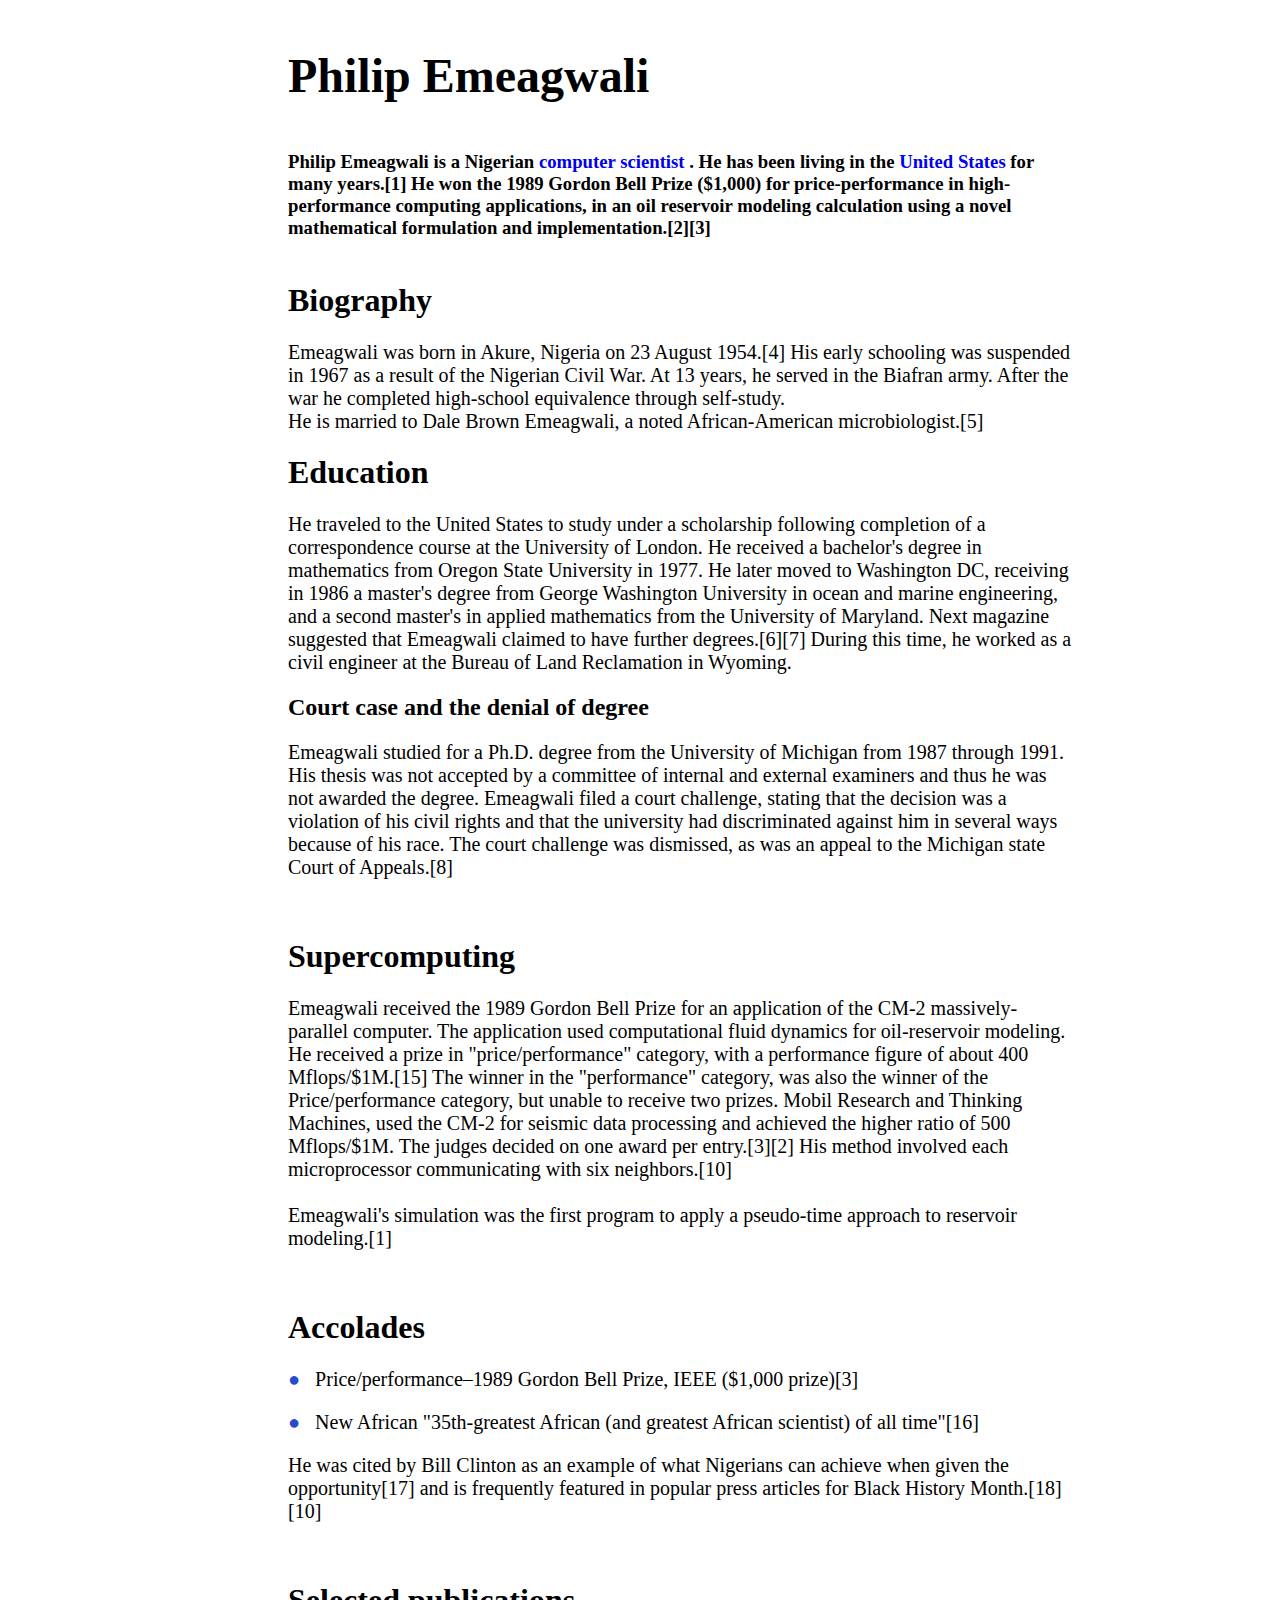
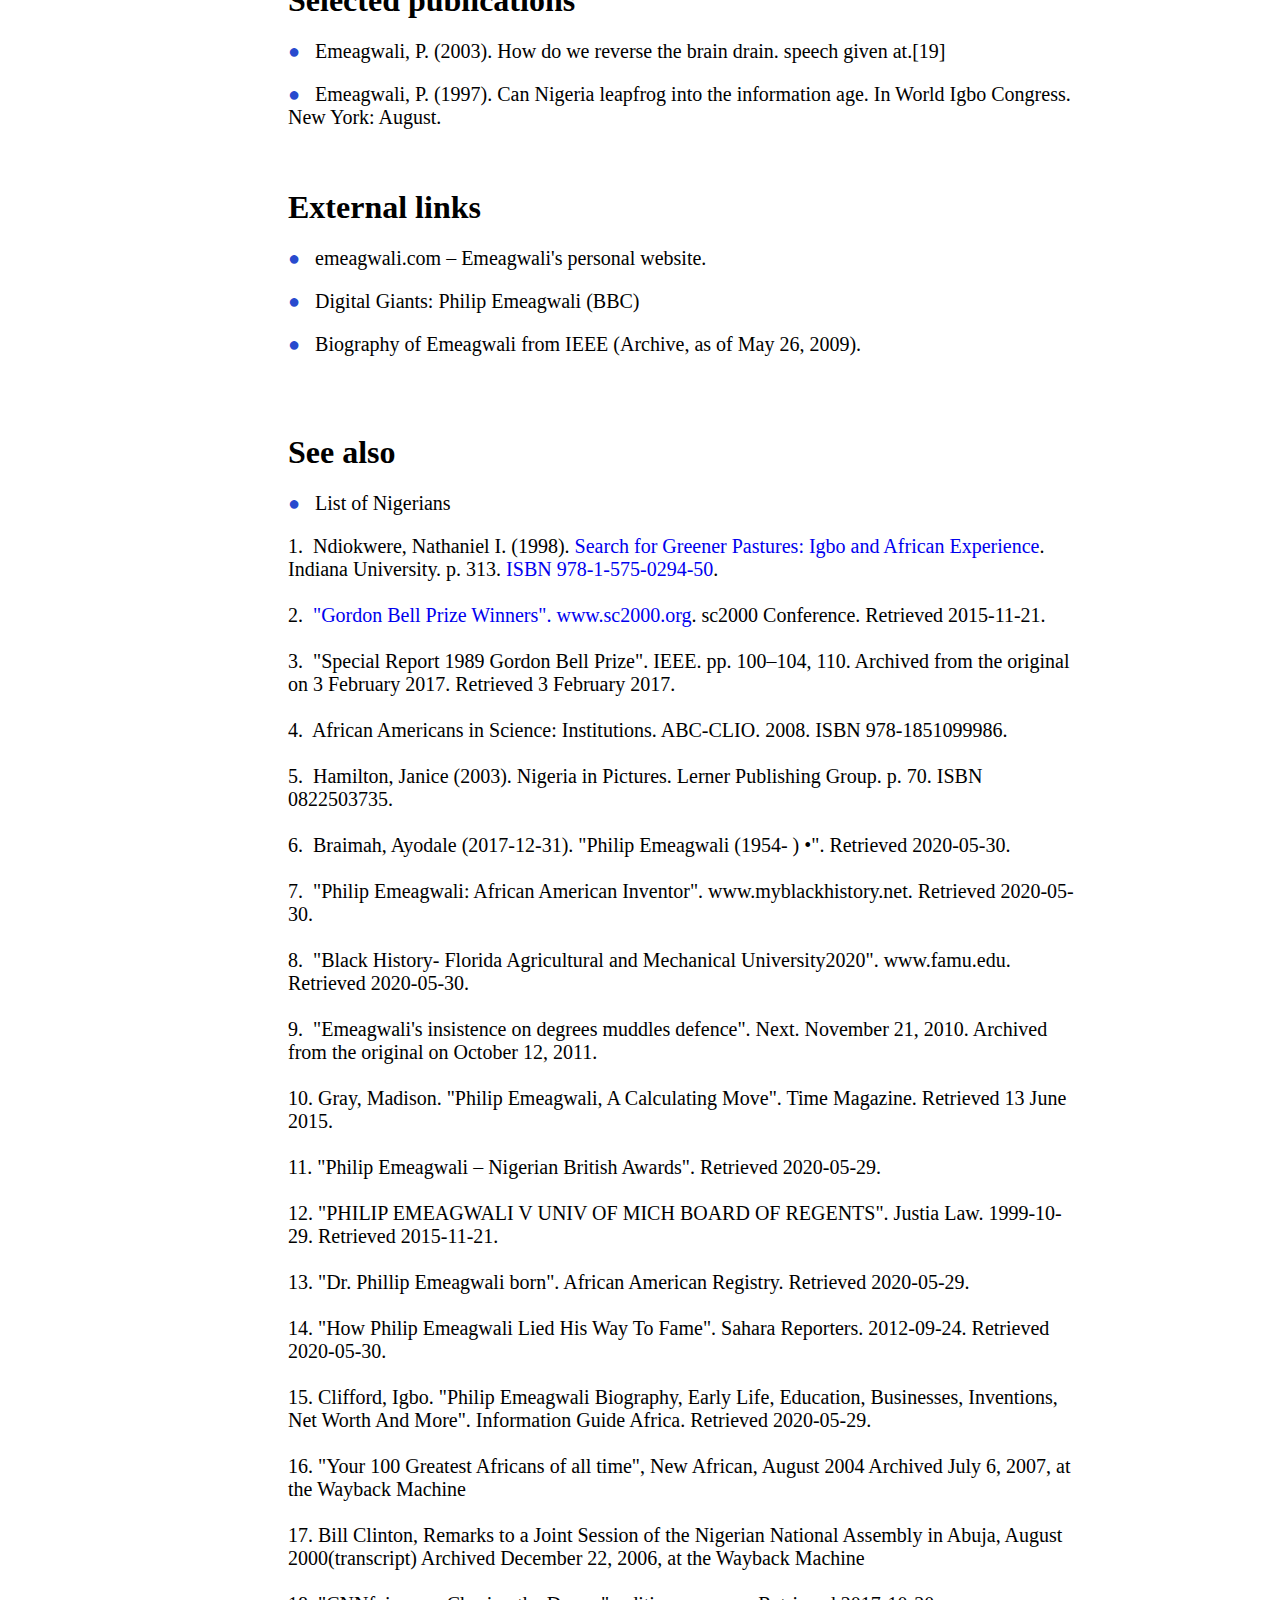
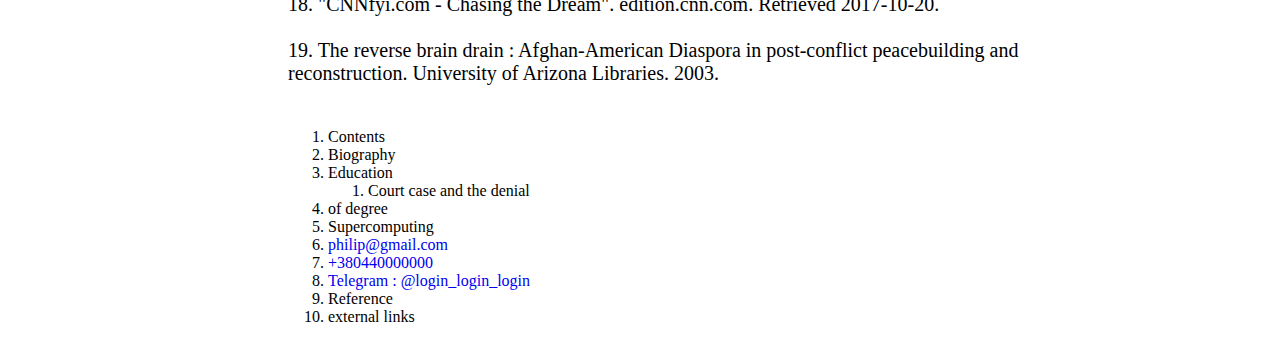
<file: hw1/index.html>
<!DOCTYPE html>
<html>
    <head>
        <meta charset="UTF-8">
        <title>Philip Emeagwali</title>
        <link rel="stylesheet" href="./index.css">
    </head>
    <body class="container">
<!-- Philip Emeagwali -->
        <p class="philip">Philip Emeagwali</p>
        <h3>Philip Emeagwali is a Nigerian <a href="https://en.wikipedia.org/wiki/Computer_scientist" target="_blank">computer scientist</a> . He has been living in the <a href="https://en.wikipedia.org/wiki/United_States" target="_blank">United States</a> for many years.[1] He won the 1989 Gordon 
            Bell Prize ($1,000) for price-performance in high-performance computing applications, in an oil reservoir modeling calculation using
             a novel mathematical formulation and implementation.[2][3]
            <br>
            <br>
        </h3>
<!-- Biography -->
        <h1>Biography</h1>
        <p>Emeagwali was born in Akure, Nigeria on 23 August 1954.[4] His early schooling was suspended in 1967 as a result of the Nigerian Civil War. At 13 years, he served in the Biafran army. After the war he completed high-school equivalence through self-study.<br>
            He is married to Dale Brown Emeagwali, a noted African-American microbiologist.[5]
        </p>
<!-- Education -->
        <h1>Education</h1>
        <p>He traveled to the United States to study under a scholarship following completion of a correspondence course at the University of London. He received a bachelor's degree in mathematics from Oregon State University in 1977. He later moved to Washington DC, receiving in 1986 a master's degree from George Washington University in ocean and marine engineering, and a second master's in applied mathematics from the University of Maryland. Next magazine suggested that Emeagwali claimed to have further degrees.[6][7] During this time, he worked as a civil engineer at the Bureau of Land Reclamation in Wyoming.</p>
<!-- Court case and the denial of degree -->
        <h2>Court case and the denial of degree</h2>
        <p>Emeagwali studied for a Ph.D. degree from the University of Michigan from 1987 through 1991. His thesis was not accepted by a committee of internal and external examiners and thus he was not awarded the degree. Emeagwali filed a court challenge, stating that the decision was a violation of his civil rights and that the university had discriminated against him in several ways because of his race. The court challenge was dismissed, as was an appeal to the Michigan state Court of Appeals.[8]</p>
        <br>
<!-- Supercomputing -->
        <h1>Supercomputing</h1>
        <p>
            Emeagwali received the 1989 Gordon Bell Prize for an application of the CM-2 massively-parallel computer. The application used computational fluid dynamics for oil-reservoir modeling. He received a prize in "price/performance" category, with a performance figure of about 400 Mflops/$1M.[15] The winner in the "performance" category, was also the winner of the Price/performance category, but unable to receive two prizes. Mobil Research and Thinking Machines, used the CM-2 for seismic data processing and achieved the higher ratio of 500 Mflops/$1M. The judges decided on one award per entry.[3][2] His method involved each microprocessor communicating with six neighbors.[10]
            <br>
            <br>Emeagwali's simulation was the first program to apply a pseudo-time approach to reservoir modeling.[1]
        </p>
        <br>
<!-- Accolades -->
        <h1>Accolades</h1>
        <p><span class="dot">&#9679;</span>Price/performance–1989 Gordon Bell Prize, IEEE ($1,000 prize)[3]</p>
        <p><span class="dot">&#9679;</span>New African "35th-greatest African (and greatest African scientist) of all time"[16]</p>
        <p>He was cited by Bill Clinton as an example of what Nigerians can achieve when given the opportunity[17] and is frequently featured in popular press articles for Black History Month.[18][10]</p>
        <br>
<!-- Selected publications -->
        <h1>Selected publications</h1>
        <p><span class="dot">&#9679;</span>Emeagwali, P. (2003). How do we reverse the brain drain. speech given at.[19]</p>
        <p><span class="dot">&#9679;</span>Emeagwali, P. (1997). Can Nigeria leapfrog into the information age. In World Igbo Congress. New York: August.</p>
        <br>
<!-- External links -->
        <h1>External links</h1>
        <p><span class="dot">&#9679;</span>emeagwali.com – Emeagwali's personal website.</p>
        <p><span class="dot">&#9679;</span>Digital Giants: Philip Emeagwali (BBC)</p>
        <p><span class="dot">&#9679;</span>Biography of Emeagwali from IEEE (Archive, as of May 26, 2009).</p>
        <br>
        <br>
<!-- See also -->
        <h1>See also</h1>
        <p><span class="dot">&#9679;</span>List of Nigerians</p>
<!-- References -->
        <p>
            1.&nbsp; Ndiokwere, Nathaniel I. (1998). <a href="https://en.wikipedia.org/wiki/Philip_Emeagwali" target="_blank">Search for Greener Pastures: Igbo and African Experience</a>. Indiana University. p. 313. <a href="https://en.wikipedia.org/wiki/Philip_Emeagwali" target="_blank">ISBN 978-1-575-0294-50</a>. <br><br>
            2.&nbsp; <a href="https://en.wikipedia.org/wiki/Gordon_Bell_Prize" target="_blank">"Gordon Bell Prize Winners". www.sc2000.org</a>. sc2000 Conference. Retrieved 2015-11-21. <br> <br>
            3.&nbsp; "Special Report 1989 Gordon Bell Prize". IEEE. pp. 100–104, 110. Archived from the original on 3 February 2017. Retrieved 3 February 2017. <br> <br>
            4.&nbsp; African Americans in Science: Institutions. ABC-CLIO. 2008. ISBN 978-1851099986. <br> <br>
            5.&nbsp; Hamilton, Janice (2003). Nigeria in Pictures. Lerner Publishing Group. p. 70. ISBN 0822503735. <br> <br>
            6.&nbsp; Braimah, Ayodale (2017-12-31). "Philip Emeagwali (1954- ) •". Retrieved 2020-05-30. <br> <br>
            7.&nbsp; "Philip Emeagwali: African American Inventor". www.myblackhistory.net. Retrieved 2020-05-30. <br> <br>
            8.&nbsp; "Black History- Florida Agricultural and Mechanical University2020". www.famu.edu. Retrieved 2020-05-30. <br> <br>
            9.&nbsp; "Emeagwali's insistence on degrees muddles defence". Next. November 21, 2010. Archived from the original on October 12, 2011. <br> <br>
            10. Gray, Madison. "Philip Emeagwali, A Calculating Move". Time Magazine. Retrieved 13 June 2015. <br> <br>
            11.  "Philip Emeagwali – Nigerian British Awards". Retrieved 2020-05-29.<br> <br>
            12. "PHILIP EMEAGWALI V UNIV OF MICH BOARD OF REGENTS". Justia Law. 1999-10-29. Retrieved 2015-11-21. <br> <br>
            13. "Dr. Phillip Emeagwali born". African American Registry. Retrieved 2020-05-29. <br> <br>
            14. "How Philip Emeagwali Lied His Way To Fame". Sahara Reporters. 2012-09-24. Retrieved 2020-05-30. <br> <br>
            15. Clifford, Igbo. "Philip Emeagwali Biography, Early Life, Education, Businesses, Inventions, Net Worth And More". Information Guide Africa. Retrieved 2020-05-29. <br> <br>
            16. "Your 100 Greatest Africans of all time", New African, August 2004 Archived July 6, 2007, at the Wayback Machine <br> <br>
            17. Bill Clinton, Remarks to a Joint Session of the Nigerian National Assembly in Abuja, August 2000(transcript) Archived December 22, 2006, at the Wayback Machine <br> <br>
            18. "CNNfyi.com - Chasing the Dream". edition.cnn.com. Retrieved 2017-10-20. <br> <br>
            19. The reverse brain drain : Afghan-American Diaspora in post-conflict peacebuilding and reconstruction. University of Arizona Libraries. 2003. <br> <br>
        </p>
<!-- Contents -->
<ol>
    <li>Contents</li>
    <li>Biography</li>
    <li>Education
        <ol>     
                <li>Court case and the denial</li>
        </ol>
    </li>  
    <li>of degree</li>
    <li>Supercomputing</li>
    <li><a href="mailto:philip@gmail.com">philip@gmail.com</a></li>
    <li><a href="tel:+380440000000">+380440000000</a></li>
    <li><a href="t.me/@login_login_login">Telegram : @login_login_login</a></li>
    <li>Reference</li>
    <li>external links</li>
</ol>
    </body>
</html>
</file>
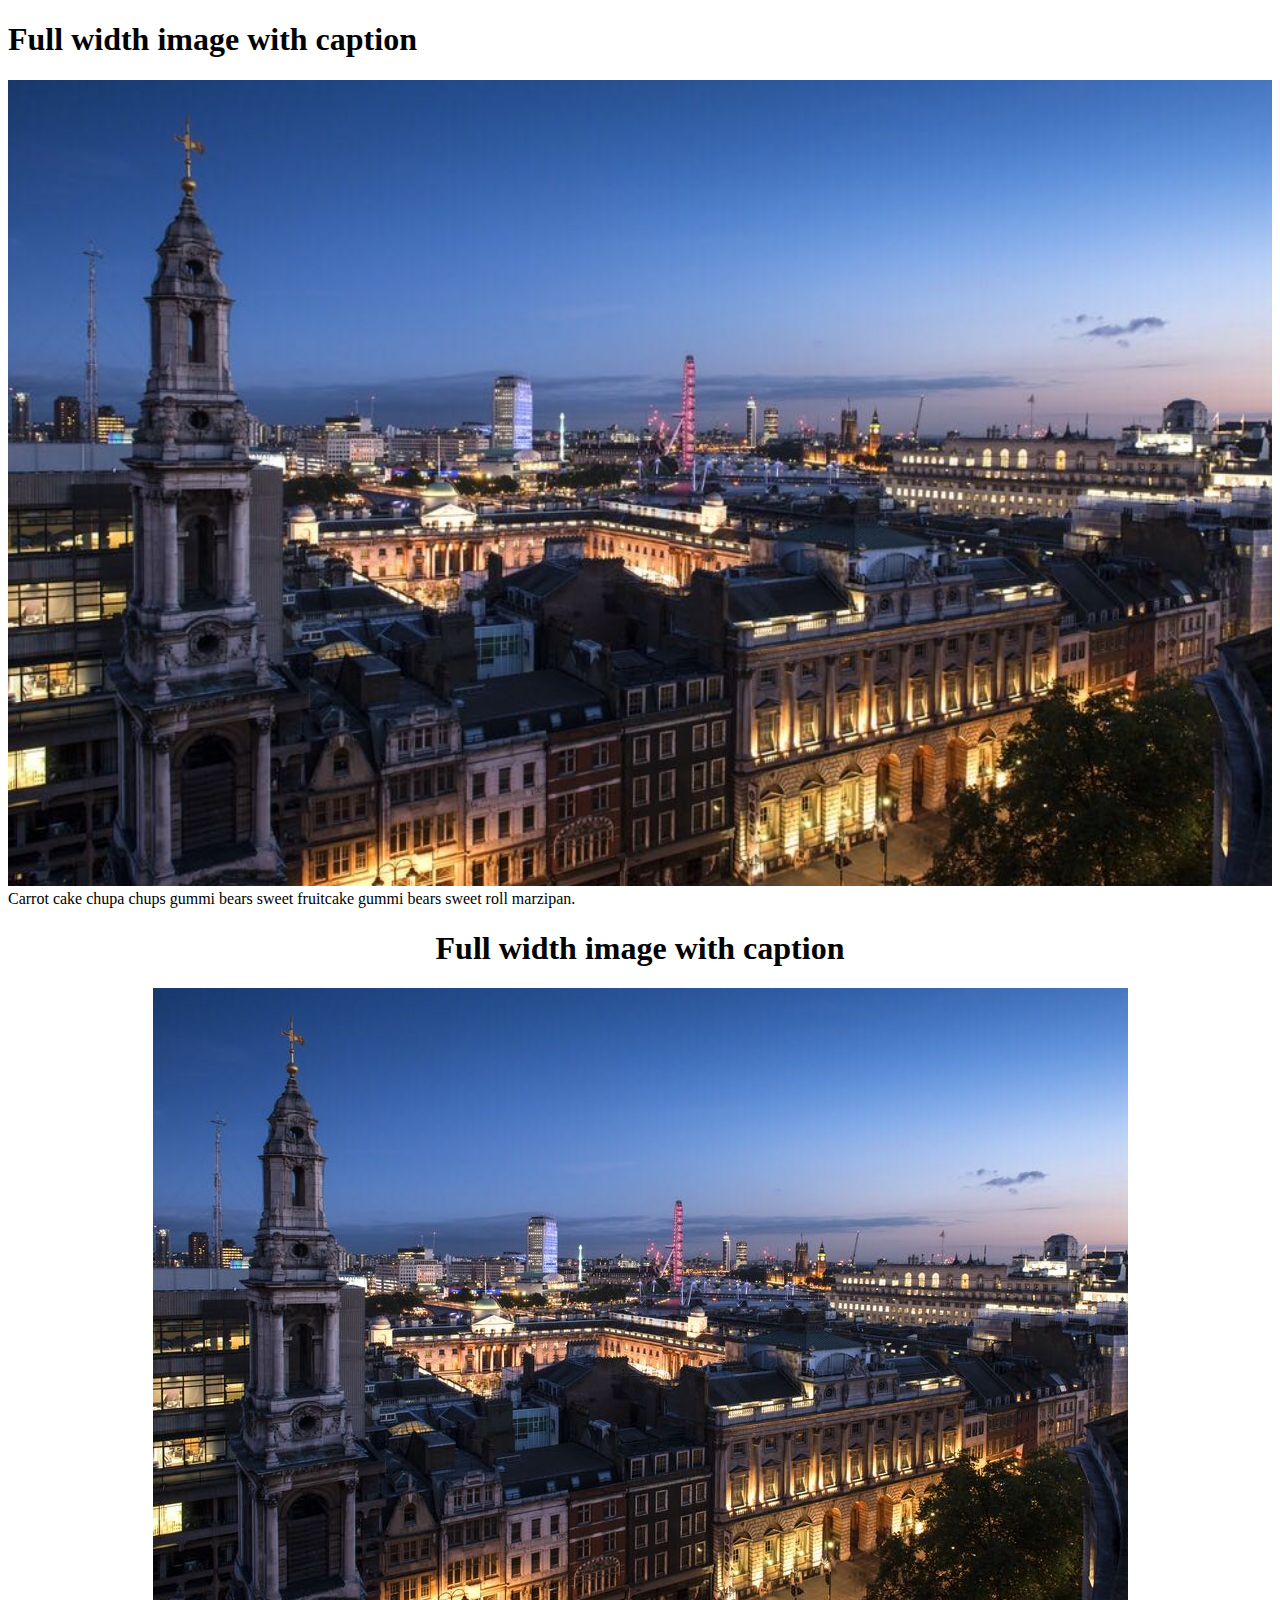
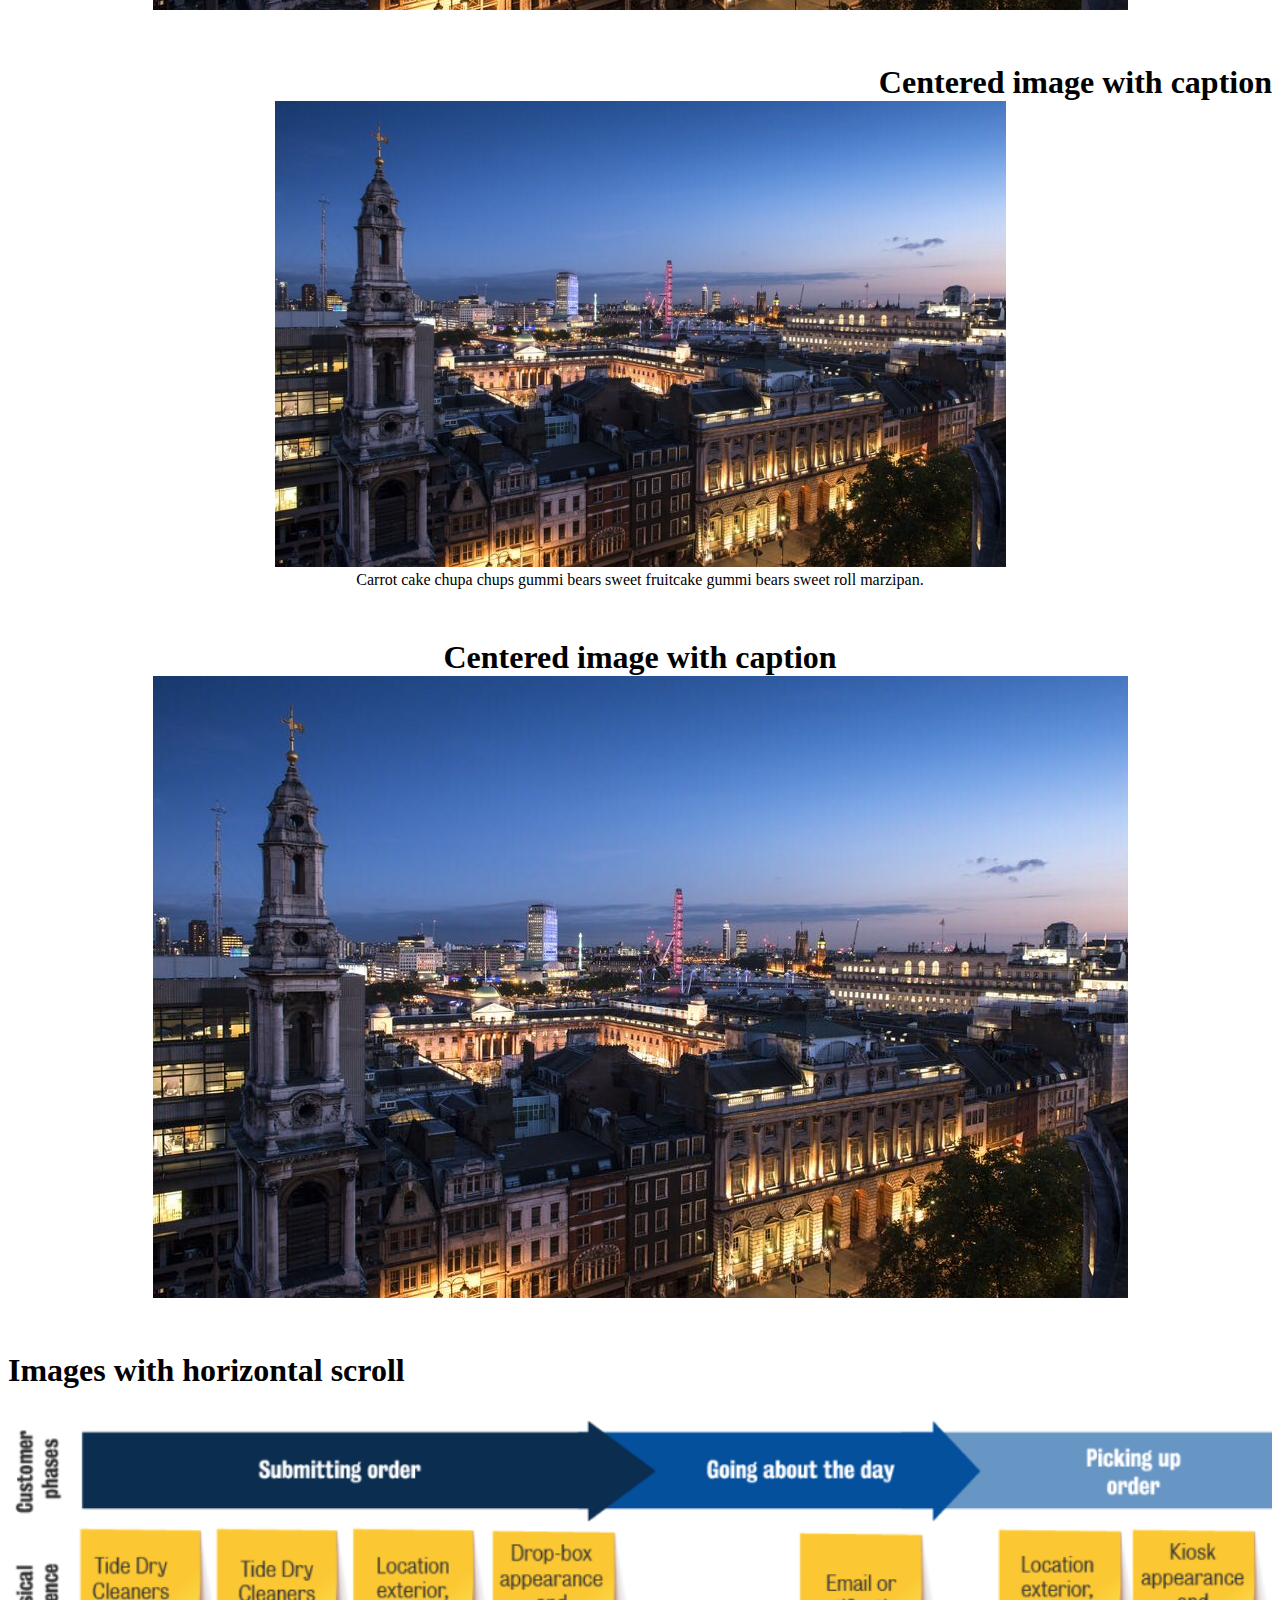
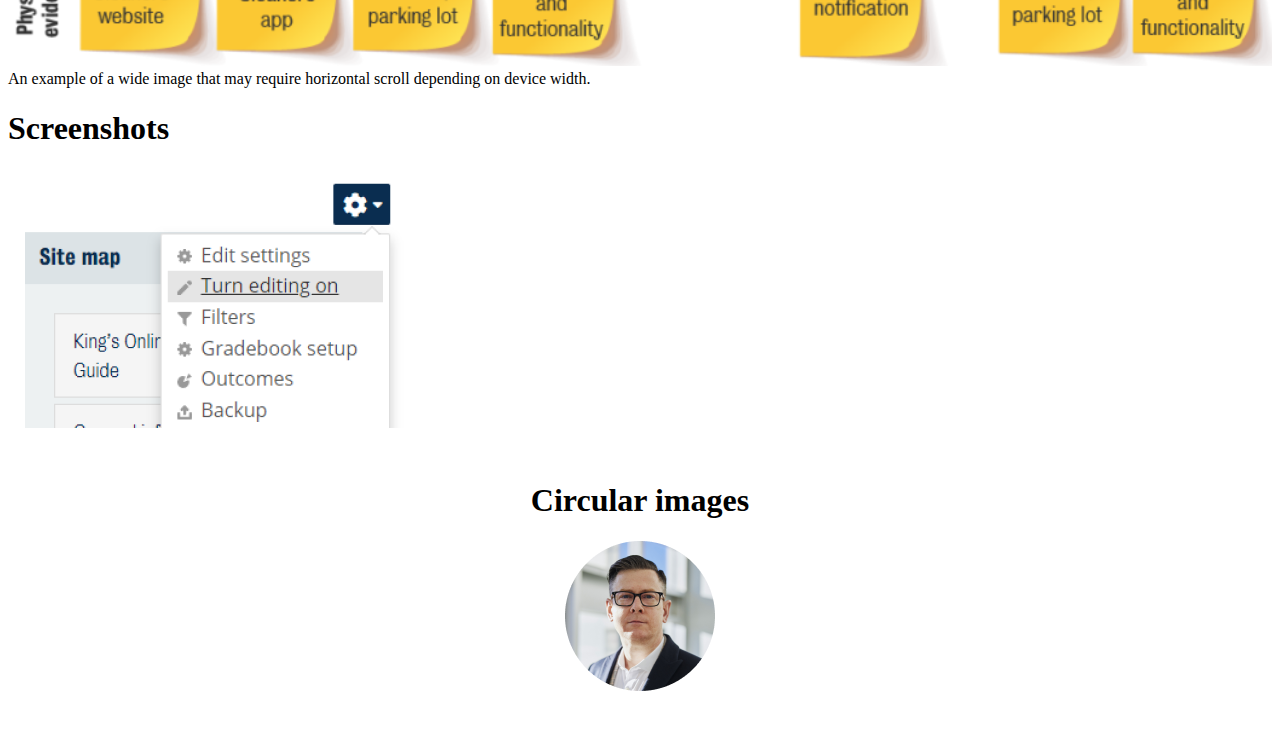
<file: hw2/index.html>
<!DOCTYPE html>
<html lang="en">
<head>
  <meta charset="UTF-8">
  <meta name="viewport" content="width=device-width, initial-scale=1.0">
  <link rel="stylesheet" href="./index.css">
  <title>img prac</title>
</head>
<body>
  <!-- Full width image with caption -->
  <div>
    <h1>Full width image with caption</h1>
    <img src="./imgs/image 3.png" alt="Night-City"  width="100%">
    <span>Carrot cake chupa chups gummi bears sweet fruitcake gummi bears sweet roll marzipan.</span>
  </div>

  <div class="text-center">
    <h1>Full width image with caption</h1>
    <img src="./imgs/image 3.png" alt="Night-City">
  </div>
  <!-- Centered image with caption -->
  <div class="text-right">
    <h1 class="no-margin">Centered image with caption</h1>
    <div class="image-center">
      <img src="./imgs/image 3.png" alt="Night-City">
      <p class="no-margin">Carrot cake chupa chups gummi bears sweet fruitcake gummi bears sweet roll marzipan.</p>
    </div>
  </div>

  <div class="text-center">
    <h1 class="no-margin">Centered image with caption</h1>
    <img src="./imgs/image 3.png" alt="Night-City" class="image-center">
  </div>

  <div>
    <h1>Images with horizontal scroll</h1>
    <img src="./imgs/Mask group.png" alt="order" width="100%">
    <p class="no-margin">An example of a wide image that may require horizontal scroll depending on device width.</p>
  </div>

  <div class="margin-bottom">
    <h1>Screenshots</h1>
    <img src="./imgs/image 8.png" alt="scrn-settings" width="398px">
  </div>

  <div class="text-center">
    <h1>Circular images</h1>
    <img src="./imgs/image 3 (1).png" alt="men">
  </div>
</body>
</html>
</file>
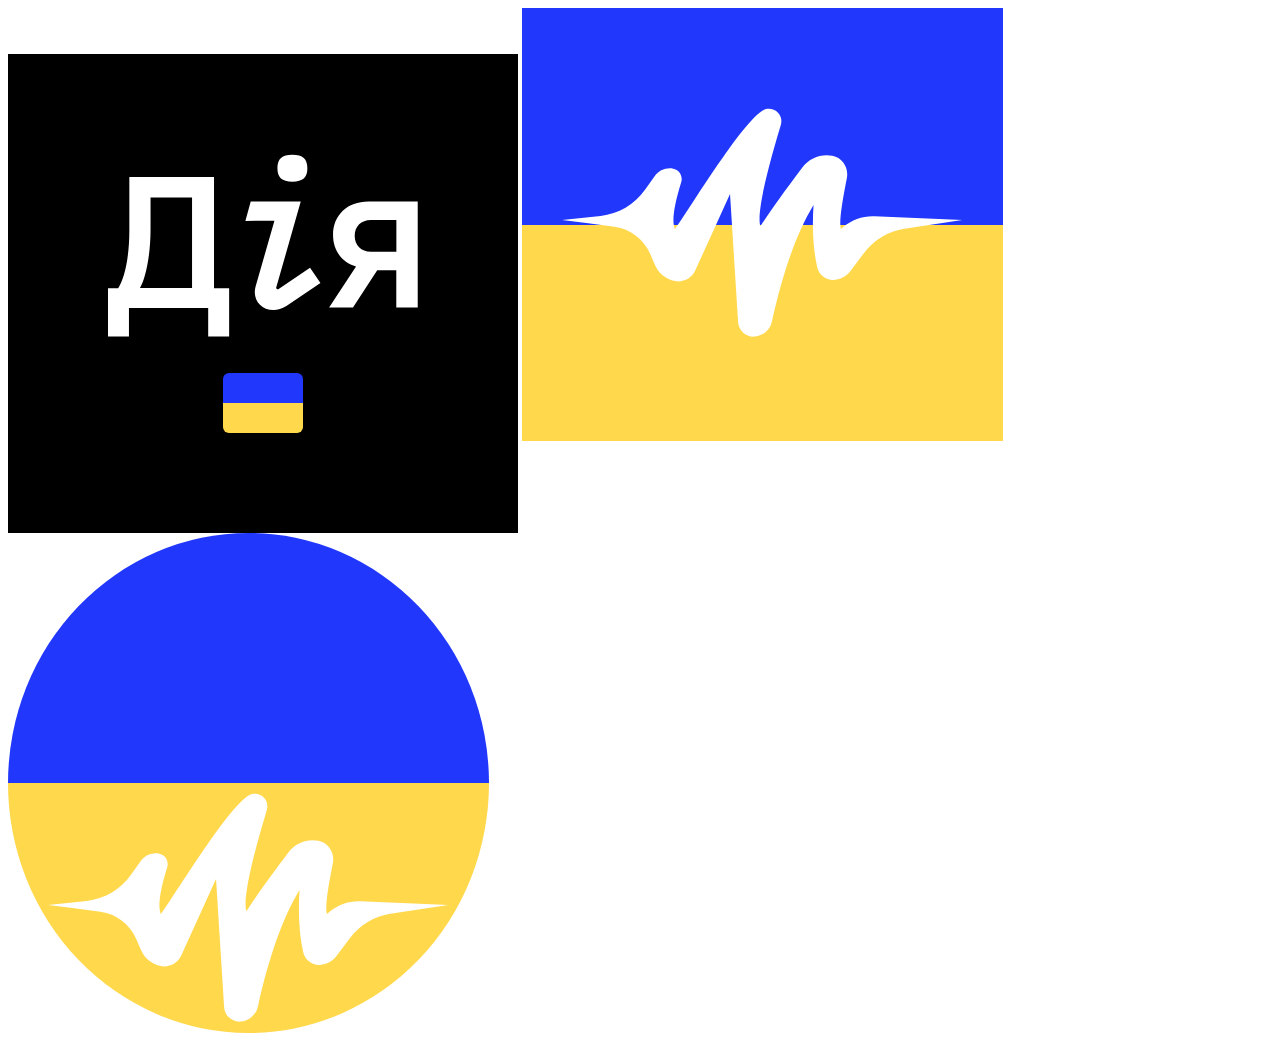
<file: hw3.1/index.html>
<!DOCTYPE html>
<html lang="en">
<head>
  <meta charset="UTF-8">
  <meta name="viewport" content="width=device-width, initial-scale=1.0">
  <link rel="stylesheet" href="./style/style.css">
  <title>hw3.1</title>
  
</head>
<body>
<!-- DIIA -->
  <div class="box-black">
    <div class="diia"><svg xmlns="http://www.w3.org/2000/svg" width="310" height="183" viewBox="0 0 310 183" fill="none">
      <path d="M262.853 97.7633C253.085 97.7633 246.705 91.3041 246.705 81.7729C246.705 72.3996 253.164 66.0193 262.853 66.0193H288.374V97.7633H262.853ZM309.721 47.5873H260.332C239.38 47.5873 225.044 61.2929 225.044 80.9852C225.044 96.5814 233.945 108.397 248.044 112.493L221.105 153.532H244.972L269.233 116.195H288.296V153.532H309.721V47.5873ZM42.5355 75.3926V43.4124H84.0469V134.076H31.9803C37.5728 124.308 42.5355 101.701 42.5355 75.3926ZM106.023 22.9324H21.3467V76.2593C21.3467 103.435 16.5413 124.624 10.1611 134.155H0V182.519H20.9525V153.925H100.195V182.519H121.147V134.155H106.023V22.9324ZM169.905 135.572L168.015 134.312L192.748 47.5873H142.73L137.373 66.8854L166.439 66.6492L147.535 132.816C144.227 144.867 152.34 156.052 165.573 156.052C169.748 156.052 173.844 155.028 178.412 152.114L212.441 129.113L202.043 113.753L169.905 135.572ZM184.399 27.6588C194.954 27.6588 199.365 23.7201 199.365 14.3468C199.365 4.57928 194.796 0.640625 184.399 0.640625C174.001 0.640625 169.433 4.57928 169.433 14.3468C169.511 23.7201 173.844 27.6588 184.399 27.6588Z" fill="white"/>
    </svg></div>
    <div class="flag-ua"></div>
  </div>
<!-- Speechify - Square -->
  <div class="bg-ua">
    <div class="speechify"><svg xmlns="http://www.w3.org/2000/svg" width="401" height="229" viewBox="0 0 401 229" fill="none">
      <path fill-rule="evenodd" clip-rule="evenodd" d="M82.9911 81.772L92.4484 68.4383C96.7355 62.3939 104.014 59.3791 111.21 60.6675C116.782 61.6648 120.516 67.0945 119.55 72.795C119.47 73.2667 119.358 73.7323 119.216 74.1885C111.781 98.032 109.68 113.688 112.914 121.156C124.705 105.812 184.247 6.33431 203.929 1.05599C210.5 -0.706263 217.231 3.31868 218.963 10.0463C219.549 12.3223 219.501 14.7199 218.823 16.9672C201.911 73.0456 195.083 106.842 198.339 118.358C207.766 103.777 221.836 84.1068 240.546 59.3475C247.574 50.0473 259.13 45.6022 270.416 47.857C280.341 49.8397 286.829 59.6785 284.908 69.8326C284.895 69.8992 284.883 69.9659 284.868 70.0327C279.034 99.1482 277.076 116.135 278.994 120.992C279.749 120.363 280.515 119.718 281.293 119.057C290.005 111.655 301.092 107.822 312.415 108.298L400.268 111.987L342.43 120.66C326.283 123.082 311.71 131.872 301.828 145.153L288.509 163.052C284.149 168.912 277.262 172.216 270.065 171.9C262.915 171.586 256.842 166.427 255.224 159.292C251.249 141.765 250.018 120.963 251.533 96.886C234.979 124.122 221.117 162.963 209.948 213.41C208.028 222.085 200.63 228.333 191.942 228.62C183.645 228.893 176.625 222.372 176.09 213.893L168.028 86.1064L133.343 162.275C129.733 170.202 121.362 174.645 112.943 173.101C104.024 171.466 96.4887 165.374 92.8682 156.87L88.3498 146.257C81.9562 131.241 68.2994 120.78 52.4244 118.738C34.9666 116.494 17.5087 114.249 0.050967 112.004L38.6379 107.928C56.3895 106.053 72.5143 96.5437 82.9911 81.772Z" fill="white"/>
    </svg></div>
  </div>
<!-- Speechify - Circle -->

<div class="bg-ua circle">
  <div class="speechify bottom"><svg xmlns="http://www.w3.org/2000/svg" width="401" height="229" viewBox="0 0 401 229" fill="none">
    <path fill-rule="evenodd" clip-rule="evenodd" d="M82.9911 81.772L92.4484 68.4383C96.7355 62.3939 104.014 59.3791 111.21 60.6675C116.782 61.6648 120.516 67.0945 119.55 72.795C119.47 73.2667 119.358 73.7323 119.216 74.1885C111.781 98.032 109.68 113.688 112.914 121.156C124.705 105.812 184.247 6.33431 203.929 1.05599C210.5 -0.706263 217.231 3.31868 218.963 10.0463C219.549 12.3223 219.501 14.7199 218.823 16.9672C201.911 73.0456 195.083 106.842 198.339 118.358C207.766 103.777 221.836 84.1068 240.546 59.3475C247.574 50.0473 259.13 45.6022 270.416 47.857C280.341 49.8397 286.829 59.6785 284.908 69.8326C284.895 69.8992 284.883 69.9659 284.868 70.0327C279.034 99.1482 277.076 116.135 278.994 120.992C279.749 120.363 280.515 119.718 281.293 119.057C290.005 111.655 301.092 107.822 312.415 108.298L400.268 111.987L342.43 120.66C326.283 123.082 311.71 131.872 301.828 145.153L288.509 163.052C284.149 168.912 277.262 172.216 270.065 171.9C262.915 171.586 256.842 166.427 255.224 159.292C251.249 141.765 250.018 120.963 251.533 96.886C234.979 124.122 221.117 162.963 209.948 213.41C208.028 222.085 200.63 228.333 191.942 228.62C183.645 228.893 176.625 222.372 176.09 213.893L168.028 86.1064L133.343 162.275C129.733 170.202 121.362 174.645 112.943 173.101C104.024 171.466 96.4887 165.374 92.8682 156.87L88.3498 146.257C81.9562 131.241 68.2994 120.78 52.4244 118.738C34.9666 116.494 17.5087 114.249 0.050967 112.004L38.6379 107.928C56.3895 106.053 72.5143 96.5437 82.9911 81.772Z" fill="white"/>
  </svg></div>
</div>
</body>
</html>
</file>
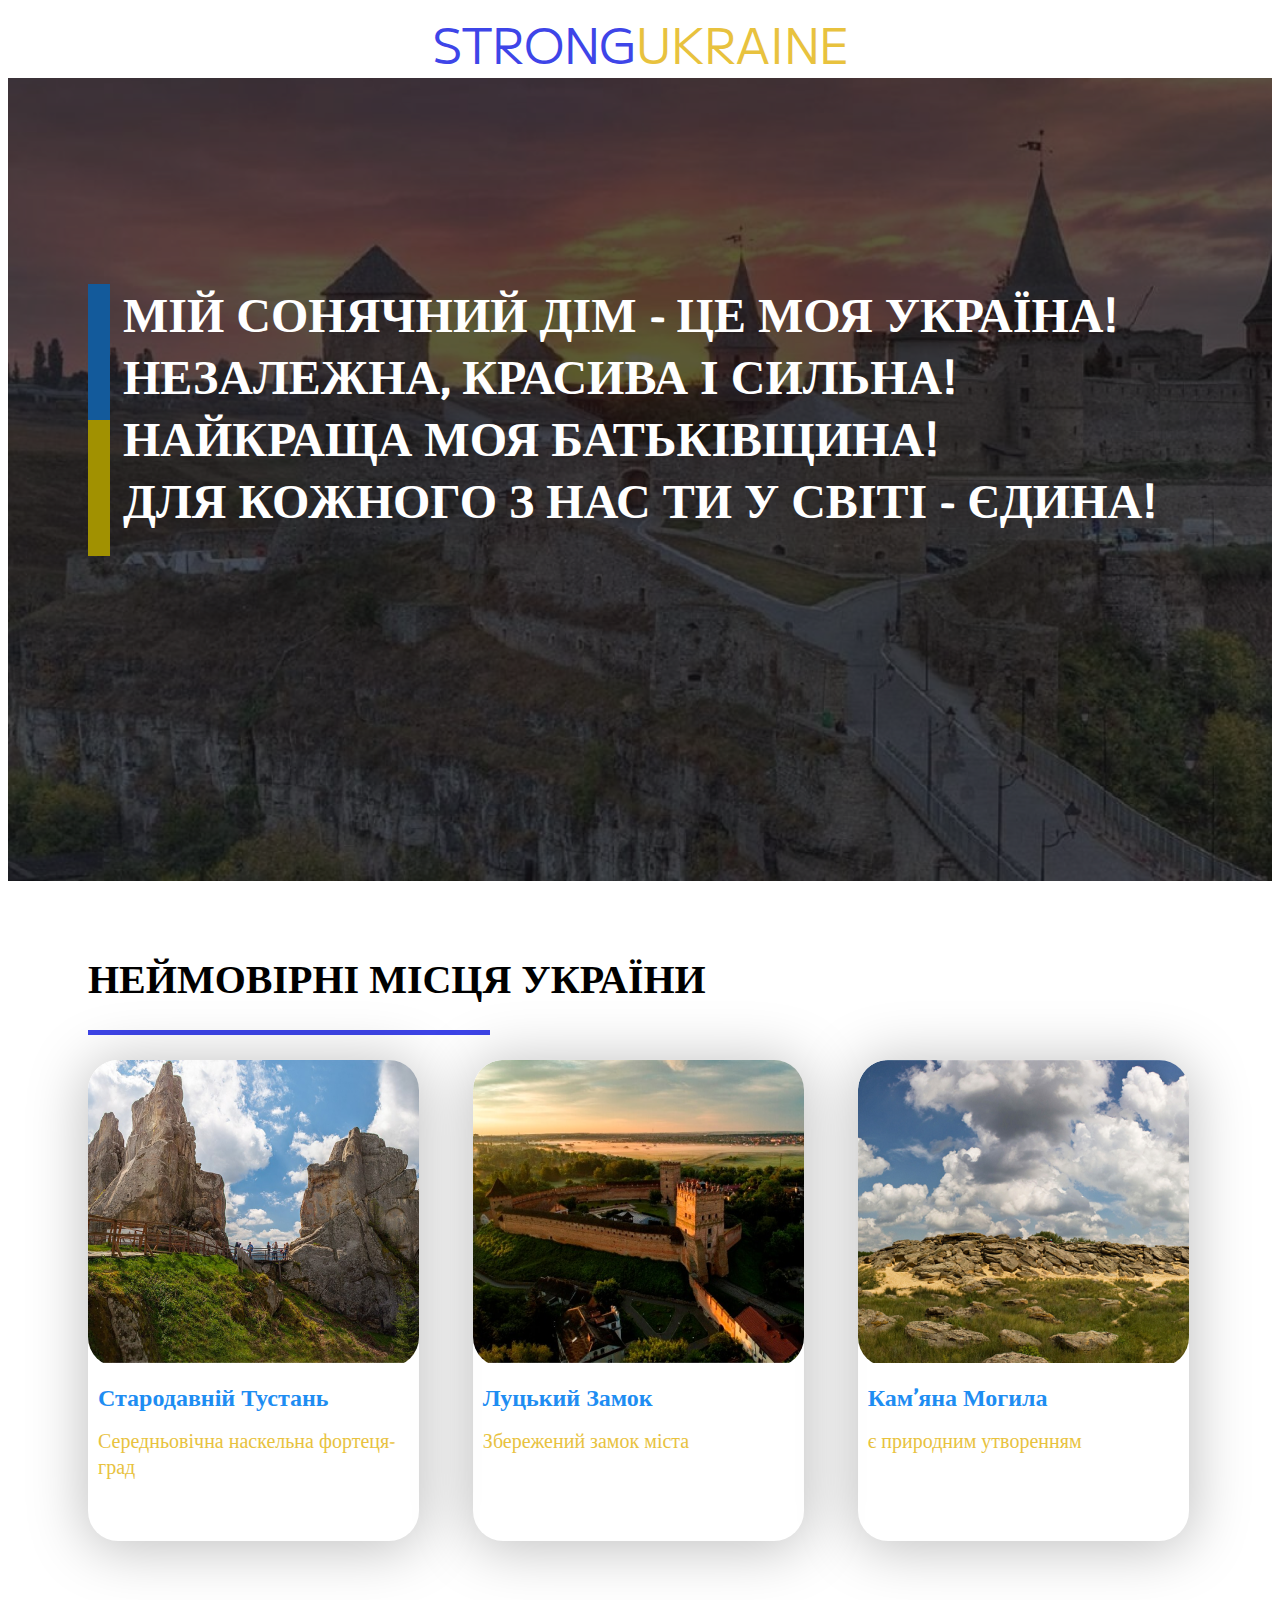
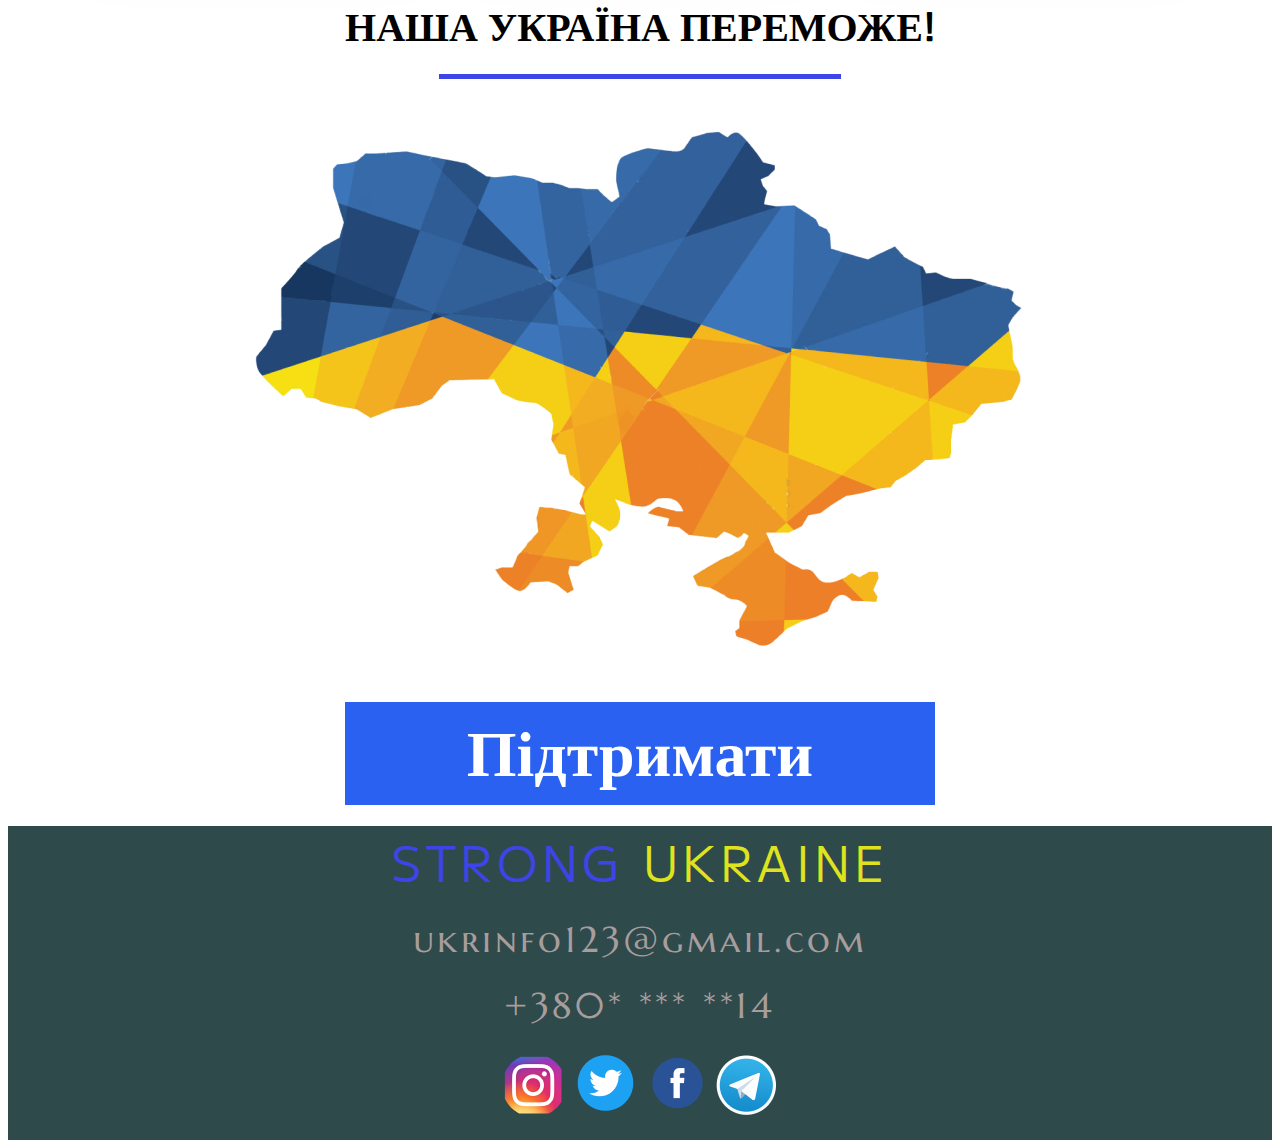
<file: hw3/index.html>
<!DOCTYPE html>
<html lang="en">
<head>
  <meta charset="UTF-8">
  <meta name="viewport" content="width=device-width, initial-scale=1.0">
  <title>UKRAINE</title>
  <link rel="preconnect" href="https://fonts.googleapis.com">
  <link rel="preconnect" href="https://fonts.gstatic.com" crossorigin>
  <link href="https://fonts.googleapis.com/css2?family=Inika:wght@700&family=M+PLUS+1&family=Marcellus+SC&display=swap" rel="stylesheet">
  <link rel="stylesheet" href="./style/style.css">
</head>
<body>
<!-- HEADER -->
  <div class="header">
    STRONG<span class="header-yellow">UKRAINE</span>
  </div>
<!-- CASTLE -->
  <div class="castle">
    <div class="castle-subtext">МІЙ СОНЯЧНИЙ ДІМ - ЦЕ МОЯ УКРАЇНА!<br>
      НЕЗАЛЕЖНА, КРАСИВА І СИЛЬНА!<br>
      НАЙКРАЩА МОЯ БАТЬКІВЩИНА!<br>
      ДЛЯ КОЖНОГО З НАС ТИ У СВІТІ - ЄДИНА!</div>
  </div>
<!-- PLACES -->
  

  <div class="box">

    <div class="h1">
      НЕЙМОВІРНІ МІСЦЯ УКРАЇНИ
    </div>
    <div class="line"></div>

    <div class="card">
      <div class="card__img"><img src="./img/1200px-Городище_літописного_міста._Тустань 1.png" alt="Стародавній Тустань"></div>
      <div class="card__title">Стародавній Тустань</div>
      <div class="card__subtext">Середньовічна наскельна фортеця-град</div>
    </div>
    <div class="card card_margin">
      <div class="card__img"><img src="./img/1200px-Городище_літописного_міста._Тустань 2.png" alt="Луцький Замок"></div>
      <div class="card__title">Луцький Замок</div>
      <div class="card__subtext">Збережений замок міста</div>
    </div>
    <div class="card">
      <div class="card__img"><img src="./img/1200px-Городище_літописного_міста._Тустань 3.png" alt="Кам’яна Могила"></div>
      <div class="card__title">Кам’яна Могила</div>
      <div class="card__subtext">є природним утворенням</div>
    </div>
  </div>
<!-- UKRAINE WILL WIN! -->
  <div class="h1 h1_center">НАША УКРАЇНА ПЕРЕМОЖЕ!</div>
  <div class="line line_center"></div>
  <div class="img_center"> <img src="./img/pngwing 2.png" alt="Ukraine"></div>
<!-- Support -->
  <div class="support">
    Підтримати
  </div>

  <div class="footer">
    <div class="footer-title">STRONG <span class="footer-title-yellow">UKRAINE</span></div>
    <div class="footer-mail"><a href="mailto:ukrinfo123@gmail.com">ukrinfo123@gmail.com</a></div>
    <div class="footer-phone"><a href="tel:+380******14">+380* *** **14</a></div>
    <div class="social-media">
      <a href="https://www.instagram.com"><img src="./img/Ellipse 1.png" alt="Instagram"></a>
      <a href="https://twitter.com"><img src="./img/Ellipse 2.png" alt="Twitter"></a>
      <a href="https://www.facebook.com"><img src="./img/Ellipse 3.png" alt="Facebook"></a>
      <a href="https://telegram.org"><img src="./img/Ellipse 4.png" alt="Telegram"></a>
    </div>
  </div>
</body>
</html>
</file>
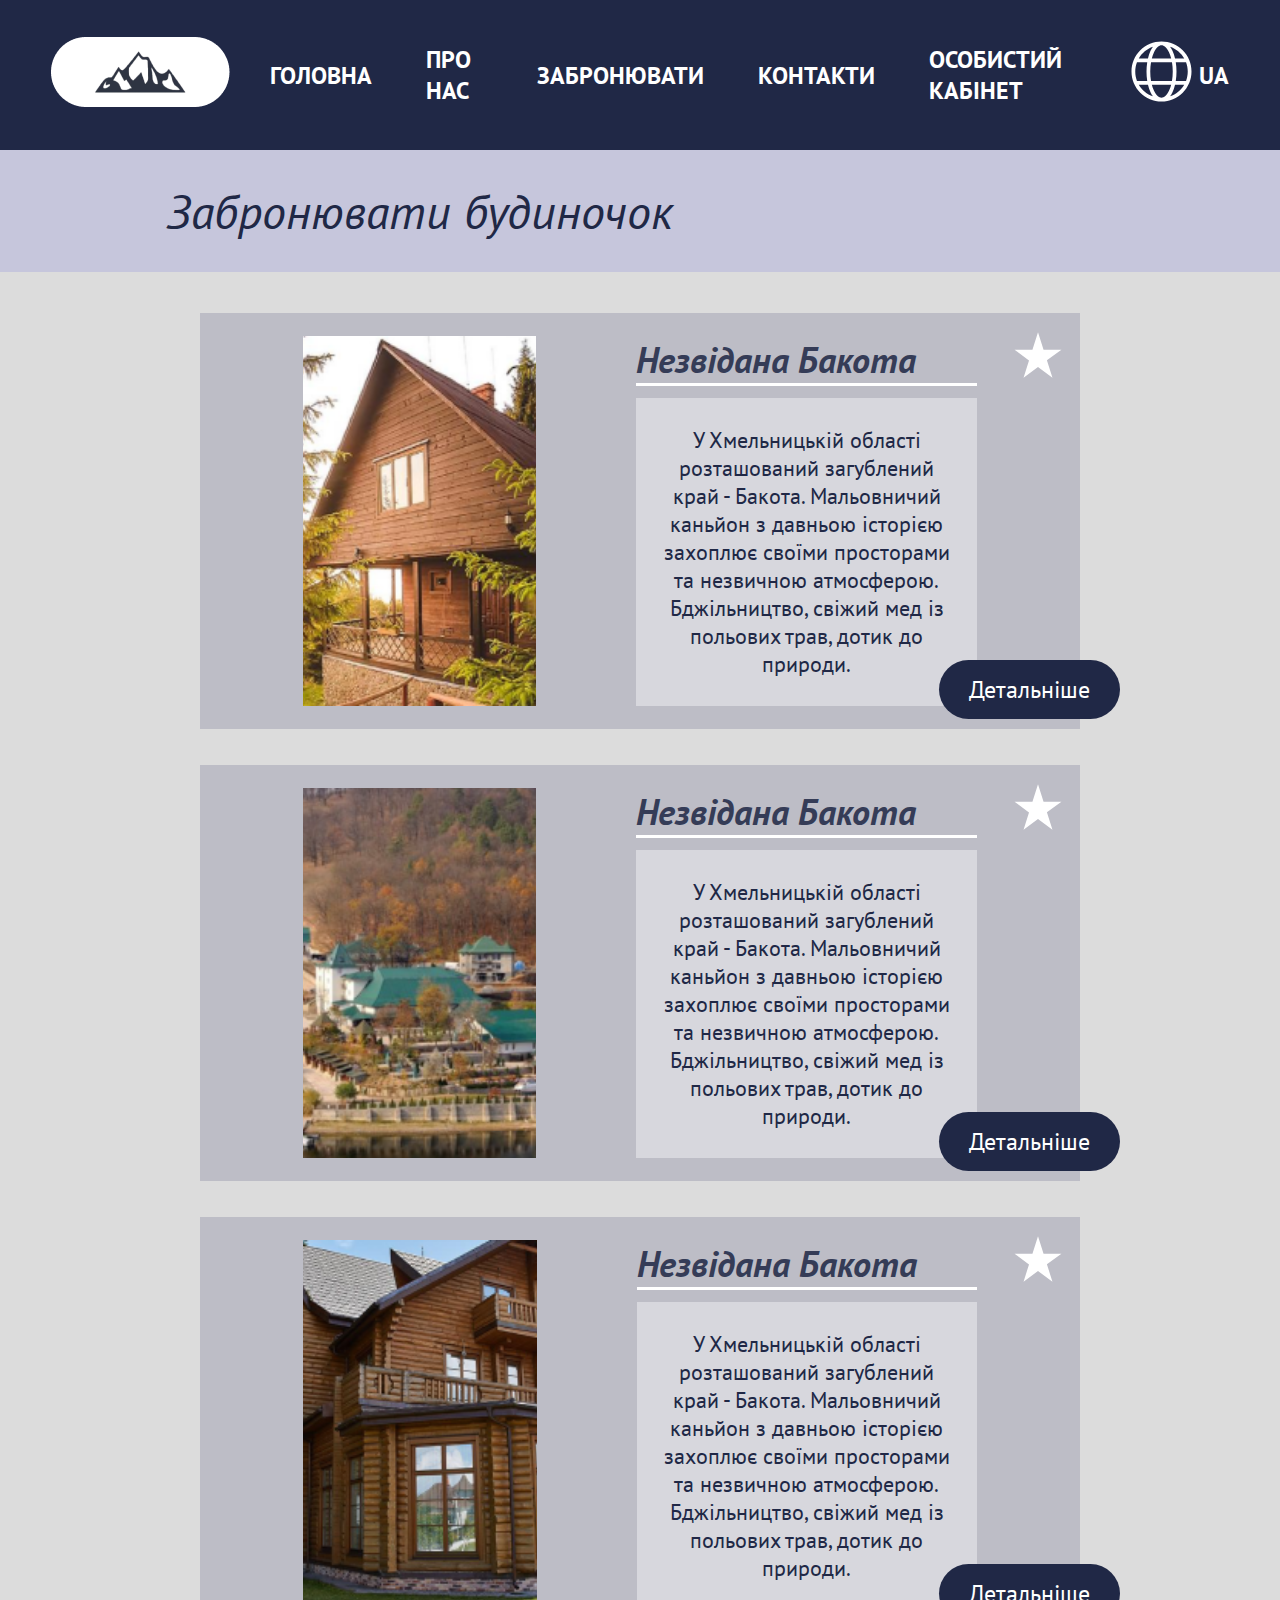
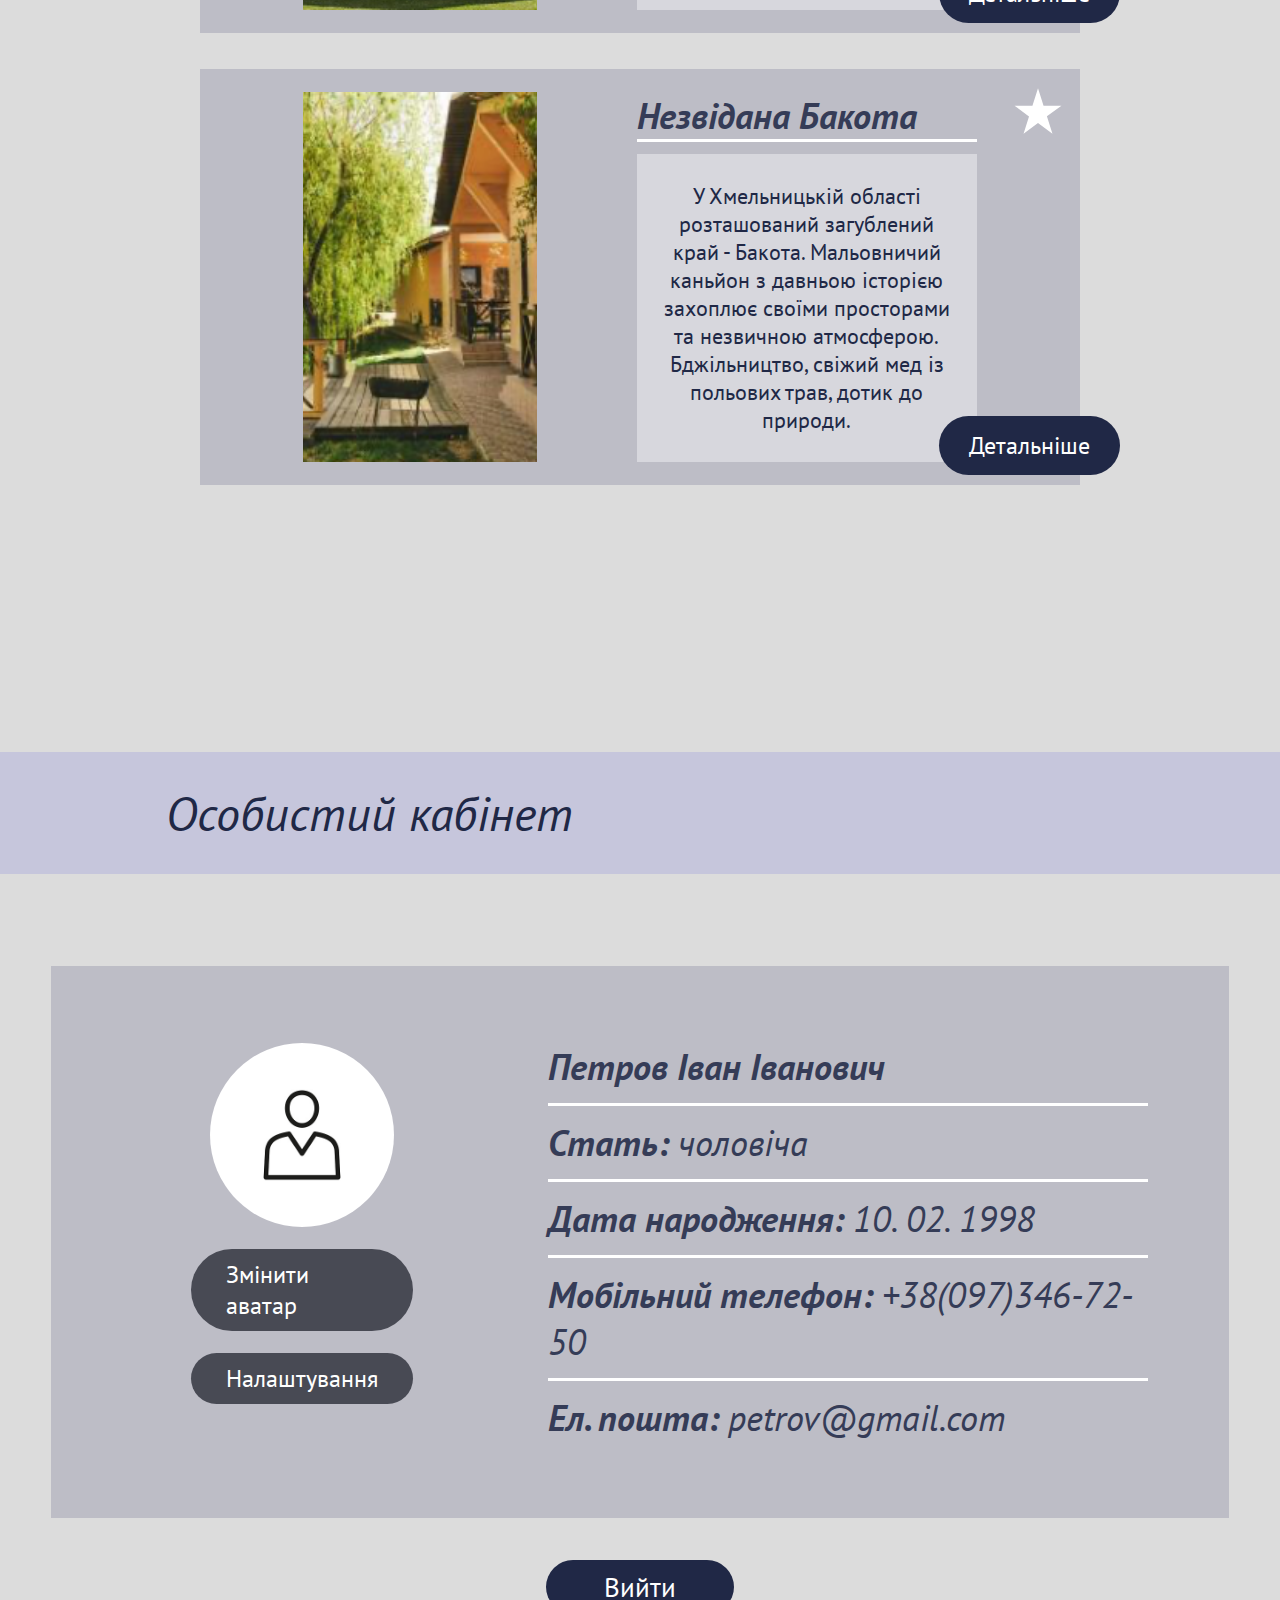
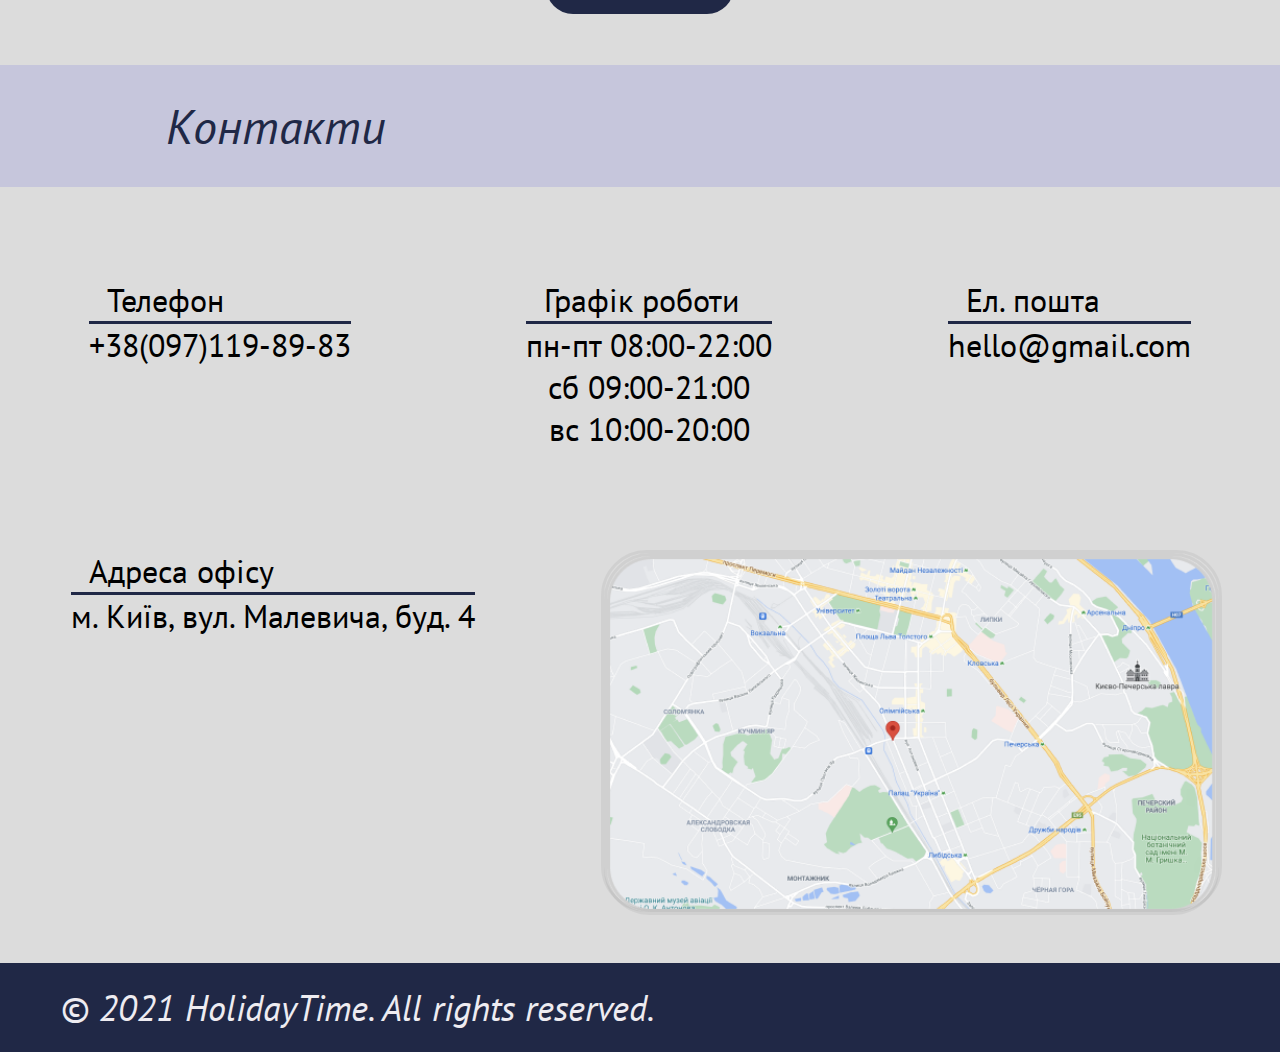
<file: hw4.1/index.html>
<!DOCTYPE html>
<html lang="en">
<head>
  <meta charset="UTF-8">
  <meta name="viewport" content="width=device-width, initial-scale=1.0">
  <link rel="stylesheet" href="./style/style.css">
  <link rel="preconnect" href="https://fonts.googleapis.com">
  <link rel="preconnect" href="https://fonts.gstatic.com" crossorigin>
  <link href="https://fonts.googleapis.com/css2?family=PT+Sans:ital,wght@0,400;0,700;1,400;1,700&display=swap" rel="stylesheet">
  <title>Забронювати будиночок</title>
</head>
<body>
  <header>
    <div class="header">
      <div class="header-logo"><a href="#"><img src="./img/logo.png" alt="logo"></a></div>
      <ul class="header-list">
        <li class="header-list-item"><a href="#">ГОЛОВНА</a></li>
        <li class="header-list-item"><a href="#">ПРО НАС</a></li>
        <li class="header-list-item"><a href="#">ЗАБРОНЮВАТИ</a></li>
        <li class="header-list-item"><a href="#">КОНТАКТИ</a></li>
        <li class="header-list-item"><a href="#">ОСОБИСТИЙ КАБІНЕТ</a></li>
        <li class="header-lang">
          <div><img src="./img/global.svg" alt="global"></div>
          <div>UA</div>
        </li>
      </ul>
    </div>
  </header>

  <section>
    <div class="title">
      <div>Забронювати будиночок</div>
    </div>

    <div class="containter">
      <div class="card">
        <div class="card-star">
          <a href="#">
            <svg width="50" height="50" viewBox="0 0 50 50" fill="none" xmlns="http://www.w3.org/2000/svg">
              <g id="emojione:star">
              <path id="Vector" d="M48.4375 19.6875H30.5469L25 2.34375L19.4531 19.6875H1.5625L16.0156 30.3906L10.5469 47.6562L25 36.9531L39.4531 47.6562L33.9062 30.3125L48.4375 19.6875Z" fill="white"/>
              </g>
              </svg>
          </a>
        </div>

        <div class="card-details">
          <a href="#">Детальніше</a>
        </div>

        <div class="card-img"><img src="./img/image4.png" alt="card-img"></div>
        <div class="card-text">
          <div class="card-text-title">Незвідана Бакота</div>
          <div class="text-line"></div>
          <div class="card-text-subtext">У Хмельницькій області розташований загублений край -
            Бакота. Мальовничий каньйон з давньою історією захоплює
            своїми просторами та незвичною атмосферою. Бджільництво,
            свіжий мед із польових трав, дотик до природи.</div>
        </div>
      </div>

      <div class="card">
        <div class="card-star">
          <a href="#">
            <svg width="50" height="50" viewBox="0 0 50 50" fill="none" xmlns="http://www.w3.org/2000/svg">
              <g id="emojione:star">
              <path id="Vector" d="M48.4375 19.6875H30.5469L25 2.34375L19.4531 19.6875H1.5625L16.0156 30.3906L10.5469 47.6562L25 36.9531L39.4531 47.6562L33.9062 30.3125L48.4375 19.6875Z" fill="white"/>
              </g>
              </svg>
          </a>
        </div>

        <div class="card-details">
          <a href="#">Детальніше</a>
        </div>

        <div class="card-img"><img src="./img/image5.png" alt="card-img"></div>
        <div class="card-text">
          <div class="card-text-title">Незвідана Бакота</div>
          <div class="text-line"></div>
          <div class="card-text-subtext">У Хмельницькій області розташований загублений край -
            Бакота. Мальовничий каньйон з давньою історією захоплює
            своїми просторами та незвичною атмосферою. Бджільництво,
            свіжий мед із польових трав, дотик до природи.</div>
        </div>
      </div>

      <div class="card">
        <div class="card-star">
          <a href="#">
            <svg width="50" height="50" viewBox="0 0 50 50" fill="none" xmlns="http://www.w3.org/2000/svg">
              <g id="emojione:star">
              <path id="Vector" d="M48.4375 19.6875H30.5469L25 2.34375L19.4531 19.6875H1.5625L16.0156 30.3906L10.5469 47.6562L25 36.9531L39.4531 47.6562L33.9062 30.3125L48.4375 19.6875Z" fill="white"/>
              </g>
              </svg>
          </a>
        </div>

        <div class="card-details">
          <a href="#">Детальніше</a>
        </div>

        <div class="card-img"><img src="./img/image6.png" alt="card-img"></div>
        <div class="card-text">
          <div class="card-text-title">Незвідана Бакота</div>
          <div class="text-line"></div>
          <div class="card-text-subtext">У Хмельницькій області розташований загублений край -
            Бакота. Мальовничий каньйон з давньою історією захоплює
            своїми просторами та незвичною атмосферою. Бджільництво,
            свіжий мед із польових трав, дотик до природи.</div>
        </div>
      </div>

      <div class="card">
        <div class="card-star">
          <a href="#">
            <svg width="50" height="50" viewBox="0 0 50 50" fill="none" xmlns="http://www.w3.org/2000/svg">
              <g id="emojione:star">
              <path id="Vector" d="M48.4375 19.6875H30.5469L25 2.34375L19.4531 19.6875H1.5625L16.0156 30.3906L10.5469 47.6562L25 36.9531L39.4531 47.6562L33.9062 30.3125L48.4375 19.6875Z" fill="white"/>
              </g>
              </svg>
          </a>
        </div>

        <div class="card-details">
          <a href="#">Детальніше</a>
        </div>

        <div class="card-img"><img src="./img/image7.png" alt="card-img"></div>
        <div class="card-text">
          <div class="card-text-title">Незвідана Бакота</div>
          <div class="text-line"></div>
          <div class="card-text-subtext">У Хмельницькій області розташований загублений край -
            Бакота. Мальовничий каньйон з давньою історією захоплює
            своїми просторами та незвичною атмосферою. Бджільництво,
            свіжий мед із польових трав, дотик до природи.</div>
        </div>
      </div>
    </div>
  </section>

  <section>
    <div class="title">
      <div>Особистий кабінет</div>
    </div>

    <div class="profile-box">
      <div class="profile">
        <div class="profile-settings">
          <div class="profile-img"><img class="profile-img" src="./img/personal.png" alt="profile-img"></div>
          <div class="profile-btn">Змінити аватар</div>
          <div class="profile-btn">Налаштування</div>  
        </div>
        <div class="profile-information">
          <div>Петров Іван Іванович</div>
          <div class="text-line"></div>
          <div>Стать: <span class="weight400">чоловіча</span></div>
          <div class="text-line"></div>
          <div>Дата народження: <span class="weight400">10. 02. 1998</span></div>
          <div class="text-line"></div>
          <div>Мобільний телефон: <span class="weight400"><a href="tel+38097346725">+38(097)346-72-50</a></span></div>
          <div class="text-line"></div>
          <div>Ел. пошта: <span class="weight400"><a href="mailto:petrov@gmail.com">petrov@gmail.com</a></span></div>
        </div>
      </div>
      <div><div class="logout">Вийти</div></div>
    </div>
  </section>

  <section>
    <div class="title">
      <div>Контакти</div>
    </div>
    <div class="contacts-box">
      <div class="contacts">

        <div class="contacts-item">
          <div class="contacts-item-title">Телефон</div>
          <div class="black-line"></div>
          <div><a href="tel:+380971198983">+38(097)119-89-83</a></div>
        </div>

        <div class="contacts-item">
          <div class="contacts-item-title">Графік роботи</div>
          <div class="black-line"></div>
          <div>пн-пт 08:00-22:00</div>
          <div>сб 09:00-21:00</div>
          <div>вс 10:00-20:00</div>
        </div>

        <div class="contacts-item">
          <div class="contacts-item-title">Ел. пошта</div>
          <div class="black-line"></div>
          <div><a href="mailto:hello@gmail.com">hello@gmail.com</a></div>
        </div>

        <div class="contacts-item">
          <div class="contacts-item-title">Адреса офісу</div>
          <div class="black-line"></div>
          <div>м. Київ, вул. Малевича, буд. 4</div>
        </div>

        <div class="contacts-item">
          <div class="contacts-item-geo"><a href="#"><img class="contacts-item-geo" src="./img/geo.png" alt="map"></a></div>
        </div>

    </div>
  </section>

  <footer>
      <div class="footer">
        <div>
          &copy; 2021 HolidayTime.  All rights reserved.
        </div>
      </div>
  </footer>
</body>
</html>
</file>
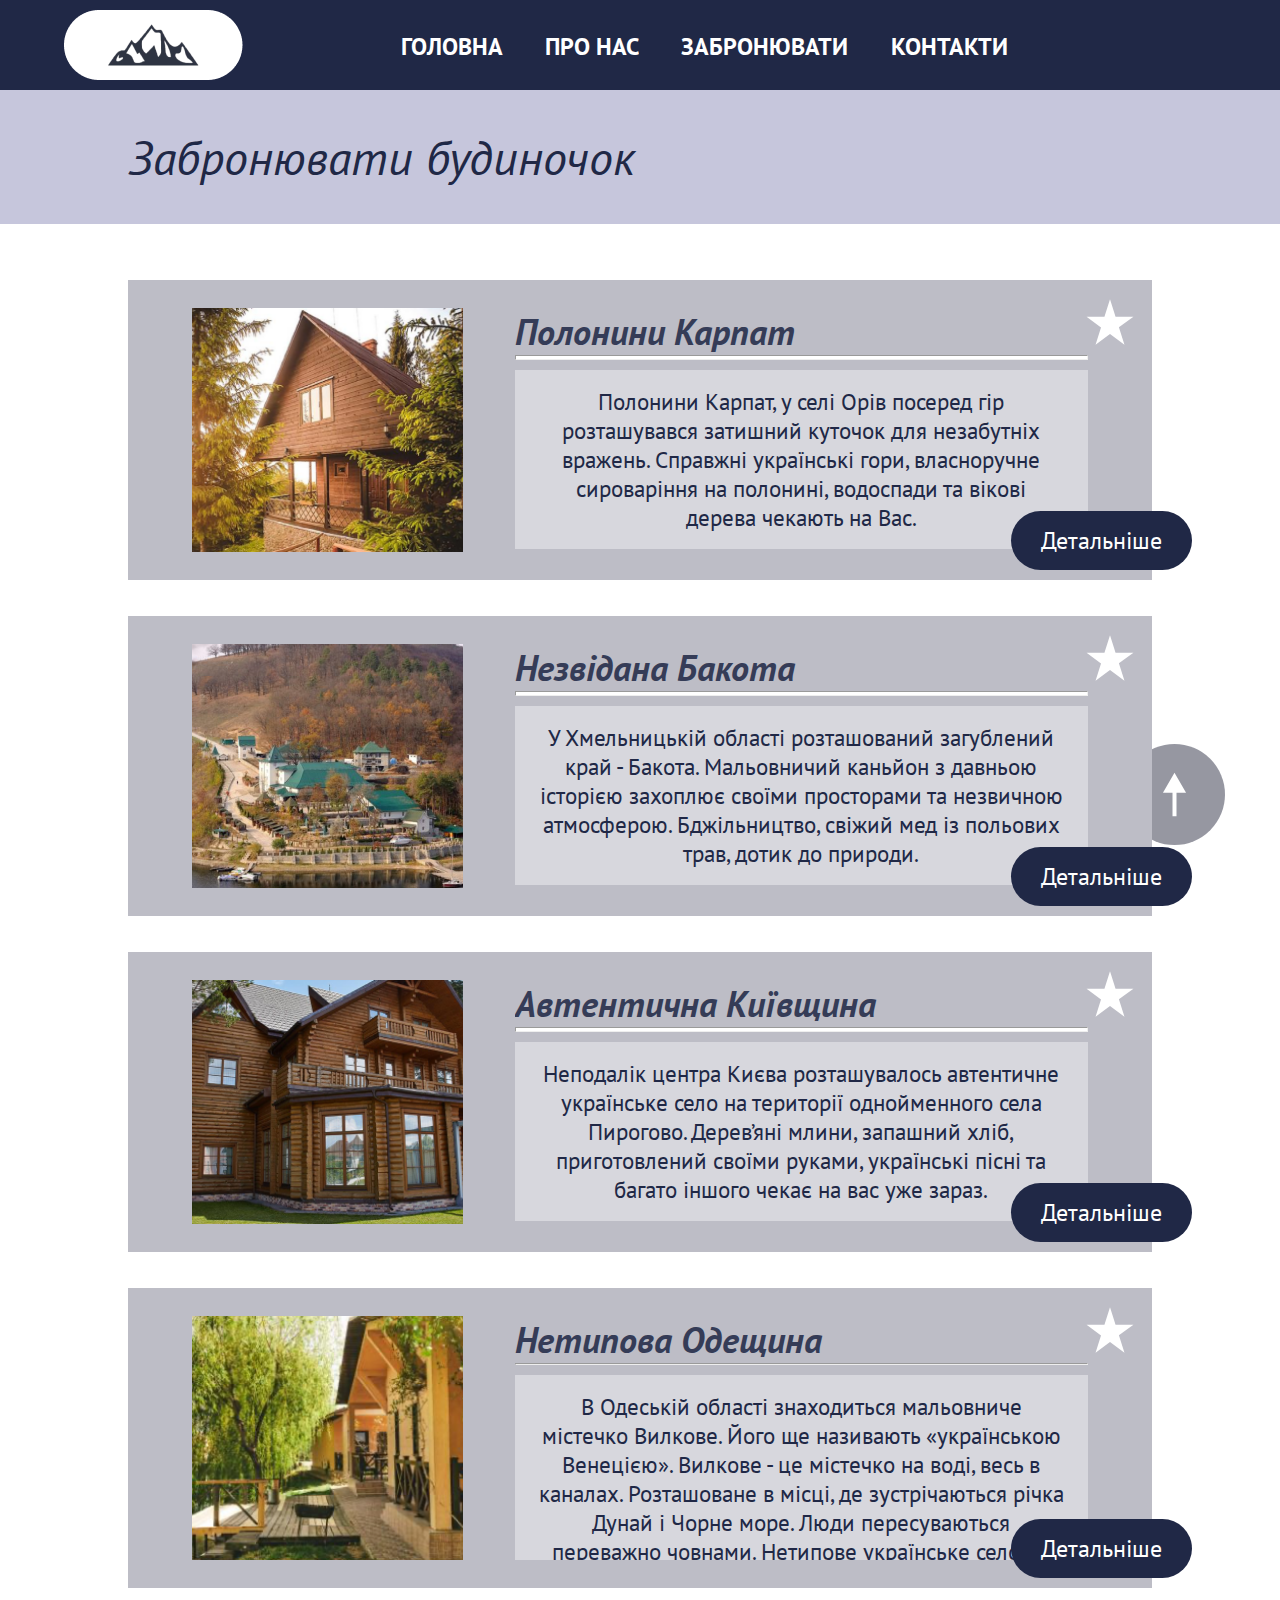
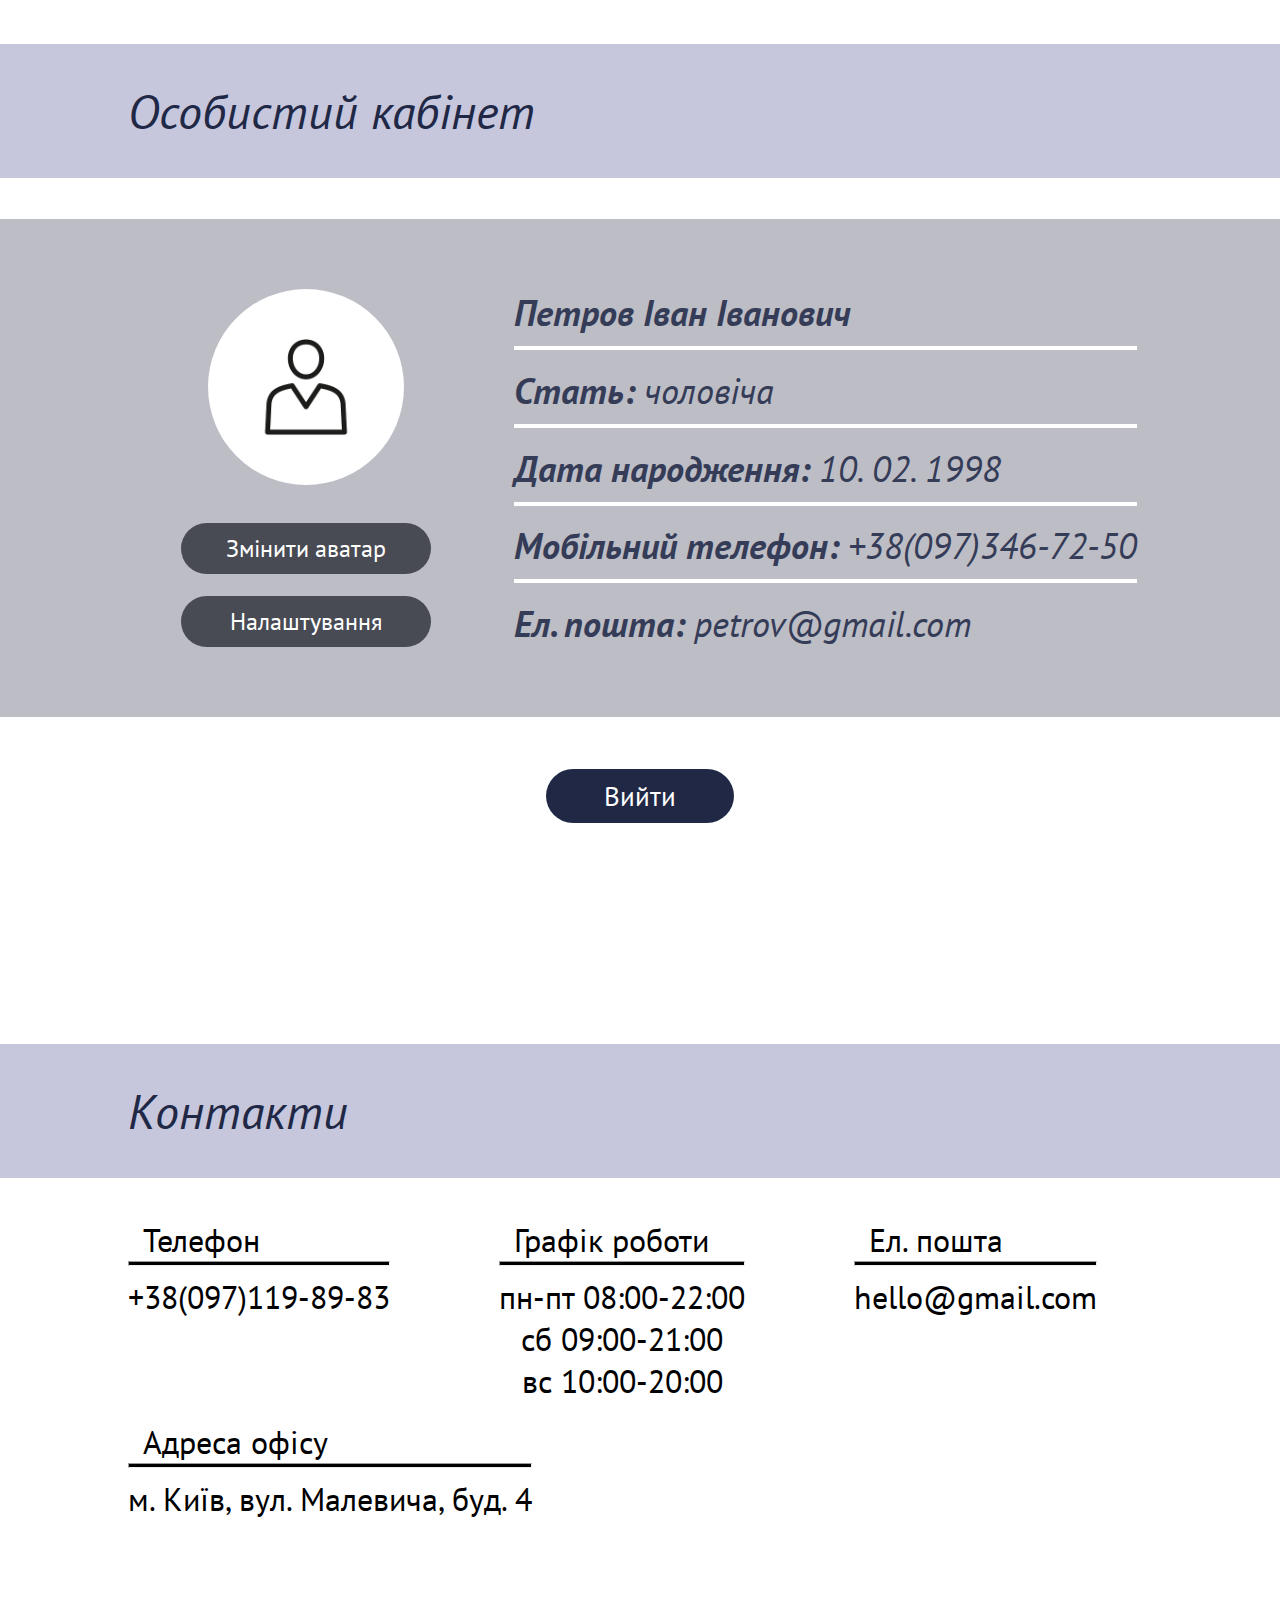
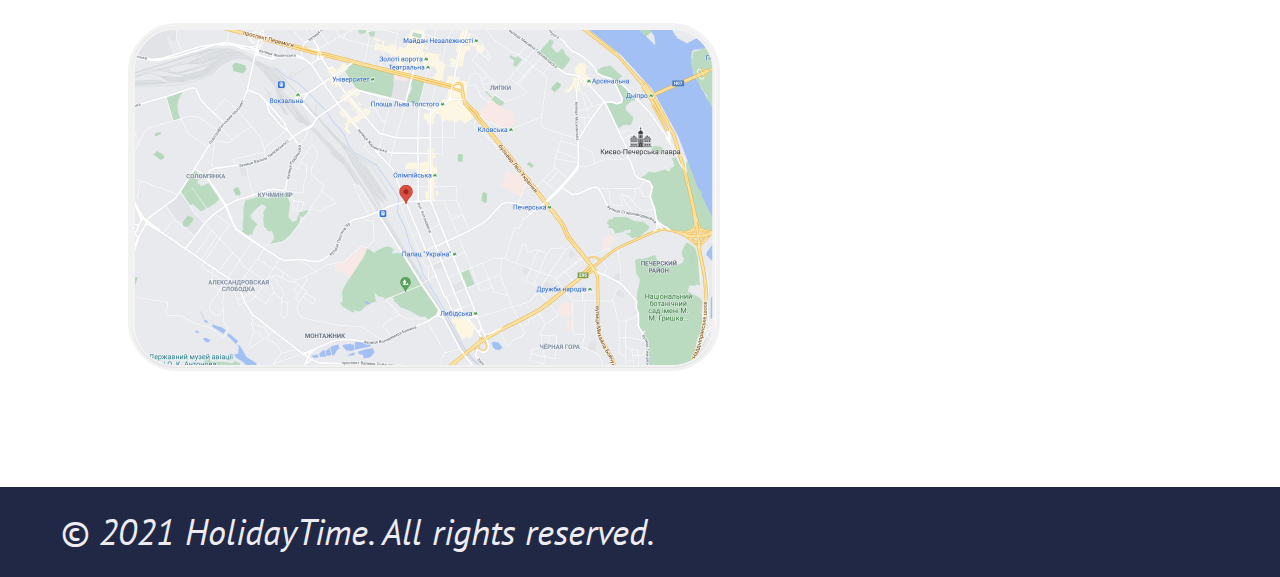
<file: hw4/index.html>
<!DOCTYPE html>
<html lang="en">
<head>
  <meta charset="UTF-8">
  <meta name="viewport" content="width=device-width, initial-scale=1.0">
  <link rel="preconnect" href="https://fonts.googleapis.com">
  <link rel="preconnect" href="https://fonts.gstatic.com" crossorigin>
  <link href="https://fonts.googleapis.com/css2?family=PT+Sans:ital,wght@0,400;0,700;1,400;1,700&display=swap" rel="stylesheet">
  <link rel="stylesheet" href="./style/style.css">
  <title>Забронювати будиночок</title>
</head>
<body>
<!-- UP! -->
  <a href="#header">
    <svg class="up" xmlns="http://www.w3.org/2000/svg" width="101" height="101" viewBox="0 0 101 101" fill="none">
      <circle cx="50.5" cy="50.5" r="50.5" fill="#555768" fill-opacity="0.62"/>
      <path d="M50.5 28.8572L38.953 48.8572H62.047L50.5 28.8572ZM52.5 72.1429V46.8572H48.5V72.1429H52.5Z" fill="white"/>
    </svg>
  </a>
<!-- HEADER -->
  <div class="header" id="header">
    <div class="header-logo"><img src="./img/photo_2021-09-21_13-25-38 2.png" alt="logo"></div>
    <div class="header-text">ГОЛОВНА</div>
    <div class="header-text">ПРО НАС</div>
    <div class="header-text"><a href="#order">ЗАБРОНЮВАТИ</a></div>
    <div class="header-text"><a href="#contacts">КОНТАКТИ</a></div>
    <div class="header-text"><a href="#personal">ОСОБИСТИЙ КАБІНЕТ</a></div> 
    <div><svg xmlns="http://www.w3.org/2000/svg" width="75" height="75" viewBox="0 0 75 75" fill="none">
      <path d="M37.5 67.5C45.4565 67.5 53.0871 64.3393 58.7132 58.7132C64.3393 53.0871 67.5 45.4565 67.5 37.5C67.5 29.5435 64.3393 21.9129 58.7132 16.2868C53.0871 10.6607 45.4565 7.5 37.5 7.5C29.5435 7.5 21.9129 10.6607 16.2868 16.2868C10.6607 21.9129 7.5 29.5435 7.5 37.5C7.5 45.4565 10.6607 53.0871 16.2868 58.7132C21.9129 64.3393 29.5435 67.5 37.5 67.5ZM37.5 11.25C39.9637 11.25 42.7763 13.4625 45.0825 18.405C45.8963 20.1525 46.605 22.1625 47.1788 24.375H27.8213C28.395 22.1625 29.1038 20.1525 29.9212 18.405C32.22 13.4625 35.0325 11.25 37.5 11.25ZM26.52 16.8188C25.4127 19.2443 24.5545 21.776 23.9587 24.375H14.76C17.9259 18.9033 22.9546 14.7531 28.9275 12.6825C28.0238 13.92 27.2175 15.3225 26.52 16.8188ZM23.22 28.125C22.7347 31.2263 22.4939 34.361 22.5 37.5C22.5 40.7625 22.7512 43.92 23.2237 46.875H12.975C11.8313 43.8818 11.2467 40.7042 11.25 37.5C11.25 34.2 11.8613 31.035 12.975 28.125H23.2237H23.22ZM23.9587 50.625C24.6187 53.4113 25.485 55.9575 26.52 58.1813C27.2175 59.6775 28.0238 61.08 28.9275 62.3175C22.9546 60.2469 17.9259 56.0967 14.76 50.625H23.9625H23.9587ZM27.8213 50.625H47.1788C46.6622 52.6748 45.9592 54.6732 45.0788 56.595C42.78 61.5375 39.9675 63.75 37.5 63.75C35.0362 63.75 32.2238 61.5375 29.9175 56.595C29.0397 54.6729 28.3393 52.6746 27.825 50.625H27.8213ZM47.9775 46.875H27.0225C26.5014 43.7773 26.243 40.6412 26.25 37.5C26.25 34.1887 26.5238 31.0312 27.0225 28.125H47.9775C48.4762 31.0312 48.75 34.1887 48.75 37.5C48.75 40.8112 48.4762 43.9688 47.9775 46.875ZM51.0413 50.625H60.24C57.0741 56.0967 52.0454 60.2469 46.0725 62.3175C46.9762 61.08 47.7825 59.6775 48.48 58.1813C49.515 55.9575 50.3812 53.4113 51.0413 50.625ZM62.0288 46.875H51.7762C52.2487 43.92 52.5 40.7625 52.5 37.5C52.5 34.2375 52.2487 31.08 51.7762 28.125H62.025C63.1388 31.035 63.75 34.2 63.75 37.5C63.75 40.8 63.1388 43.965 62.025 46.875H62.0288ZM46.0725 12.6825C52.0456 14.7528 57.0744 18.903 60.24 24.375H51.0375C50.4417 21.7761 49.5835 19.2443 48.4762 16.8188C47.8085 15.3658 47.0023 13.9807 46.0687 12.6825H46.0725Z" fill="white"/>
    </svg></div>
    <div class="header-ua">UA</div>
  </div>
<!-- BOOKING -->
  <div class="title" id="order">
    Забронювати будиночок
  </div>
<!-- ORDERS -->
  <div class="container">

    <div class="order">

      <div class="order-star">
        <svg xmlns="http://www.w3.org/2000/svg" width="50" height="50" viewBox="0 0 50 50" fill="none">
        <path d="M48.4375 19.6875H30.5469L25 2.34375L19.4531 19.6875H1.5625L16.0156 30.3906L10.5469 47.6562L25 36.9531L39.4531 47.6562L33.9062 30.3125L48.4375 19.6875Z" fill="white"/>
        </svg>
      </div>

      <div class="order-details">
        Детальніше
      </div>

      <div class="order-img">
        <img src="./img/image4.png" alt="bakota">
      </div>
      
      <div class="order-container">
        <div class="order-title">Полонини Карпат</div>
        <hr>
        <div class="order-description">Полонини Карпат, у селі Орів посеред гір
          розташувався затишний куточок для незабутніх
          вражень. Справжні українські гори, власноручне
          сироваріння на полонині, водоспади та
          вікові дерева чекають на Вас.</div>
      </div>
    </div>

    <div class="order">

      <div class="order-star">
        <svg xmlns="http://www.w3.org/2000/svg" width="50" height="50" viewBox="0 0 50 50" fill="none">
        <path d="M48.4375 19.6875H30.5469L25 2.34375L19.4531 19.6875H1.5625L16.0156 30.3906L10.5469 47.6562L25 36.9531L39.4531 47.6562L33.9062 30.3125L48.4375 19.6875Z" fill="white"/>
        </svg>
      </div>

      <div class="order-details">
        Детальніше
      </div>

      <div class="order-img">
        <img src="./img/image5.png" alt="bakota">
      </div>
      
      <div class="order-container">
        <div class="order-title">Незвідана Бакота</div>
        <hr>
        <div class="order-description">У Хмельницькій області розташований загублений край -
          Бакота. Мальовничий каньйон з давньою історією захоплює
          своїми просторами та незвичною атмосферою. Бджільництво,
          свіжий мед із польових трав, дотик до природи.</div>
      </div>
    </div>

    <div class="order">

      <div class="order-star">
        <svg xmlns="http://www.w3.org/2000/svg" width="50" height="50" viewBox="0 0 50 50" fill="none">
        <path d="M48.4375 19.6875H30.5469L25 2.34375L19.4531 19.6875H1.5625L16.0156 30.3906L10.5469 47.6562L25 36.9531L39.4531 47.6562L33.9062 30.3125L48.4375 19.6875Z" fill="white"/>
        </svg>
      </div>

      <div class="order-details">
        Детальніше
      </div>

      <div class="order-img">
        <img src="./img/image6.png" alt="bakota">
      </div>
      
      <div class="order-container">
        <div class="order-title">Автентична Київщина</div>
        <hr>
        <div class="order-description">Неподалік центра Києва розташувалось автентичне українське село на території однойменного села Пирогово. Дерев’яні млини, запашний хліб, приготовлений своїми руками, українські пісні та багато іншого чекає на вас уже зараз.</div>
      </div>
    </div>


    <div class="order">

      <div class="order-star">
        <svg xmlns="http://www.w3.org/2000/svg" width="50" height="50" viewBox="0 0 50 50" fill="none">
        <path d="M48.4375 19.6875H30.5469L25 2.34375L19.4531 19.6875H1.5625L16.0156 30.3906L10.5469 47.6562L25 36.9531L39.4531 47.6562L33.9062 30.3125L48.4375 19.6875Z" fill="white"/>
        </svg>
      </div>

      <div class="order-details">
        Детальніше
      </div>

      <div class="order-img">
        <img src="./img/image7.png" alt="bakota">
      </div>
      
      <div class="order-container">
        <div class="order-title">Нетипова Одещина</div>
        <hr>
        <div class="order-description">В Одеській області знаходиться мальовниче містечко Вилкове.
          Його ще називають «українською Венецією». Вилкове - це містечко
          на воді, весь в каналах. Розташоване в місці, де зустрічаються річка
          Дунай і Чорне море. Люди пересуваються переважно човнами.
          Нетипове українське село не залишить Вас без вражень.</div>
      </div>
    </div>
  </div>
<!-- Особистий кабінет -->
<div class="title" id="personal">
  Особистий кабінет
</div>

  <div class="account">
    <div class="account-settings">
      <img src="./img/personal.png" alt="personal">
      <div>Змінити аватар</div>
      <div>Налаштування</div>
    </div>
    <div class="account-information">
      <div>Петров Іван Іванович</div>
      <div>Стать: <span class="font-normal">чоловіча</span></div>
      <div>Дата народження: <span class="font-normal">10. 02. 1998</span></div>
      <div>Мобільний телефон: <span class="font-normal"><a href="tel:+380973467250">+38(097)346-72-50</a></span></div>
      <div>Ел. пошта: <span class="font-normal"><a href="mailto:petrov@gmail.com">petrov@gmail.com</a></span></div>
    </div>
  </div>

  <div class="logout"><div>Вийти</div></div>

<!-- Контакти -->
  <div class="title" id="contacts">
    Контакти
  </div>

  <div class="contacts">
    <div class="contacts-box">
      <div class="contacts-title">Телефон</div>
      <hr>
      <div><a href="tel:380971198983">+38(097)119-89-83</a></div>
    </div>
    <div class="contacts-box">
      <div class="contacts-title">Графік роботи</div>
      <hr>
      <div class="center">
        пн-пт 08:00-22:00 <br>
        сб 09:00-21:00 <br>
        вс 10:00-20:00 <br>
      </div>
    </div>
    <div class="contacts-box">
      <div class="contacts-title">Ел. пошта</div>
      <hr>
      <div><a href="mailto:hello@gmail.com">hello@gmail.com</a></div>
    </div>
    <div class="contacts-box">
      <div class="contacts-title">Адреса офісу</div>
      <hr>
      <div>м. Київ, вул. Малевича, буд. 4</div>
    </div>
    <div class="contacts-geo contacts-box"><img src="./img/geo.png" alt="geo position"></div>
  </div>
<!-- COPYRIGHT -->
  <div class="copyright">
    &copy; 2021 HolidayTime.  All rights reserved.
  </div>
</body>
</html>
</file>
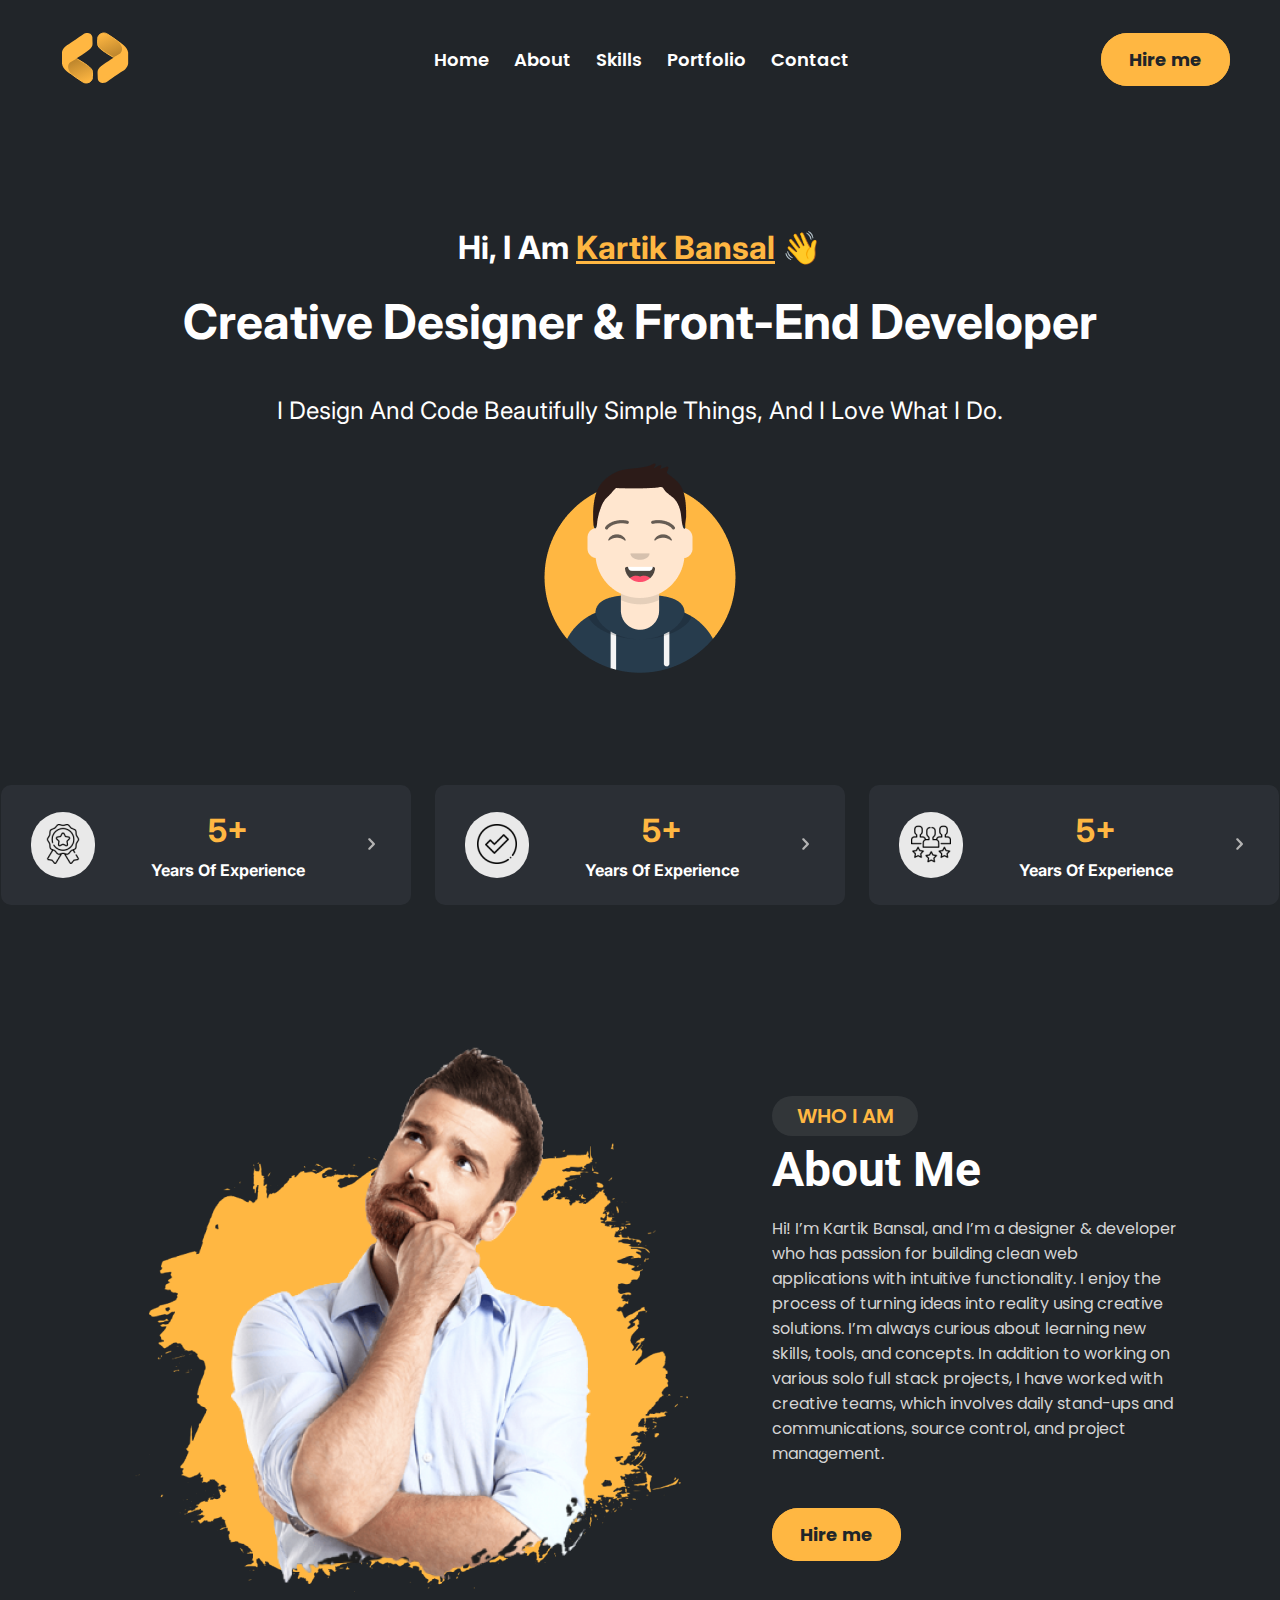
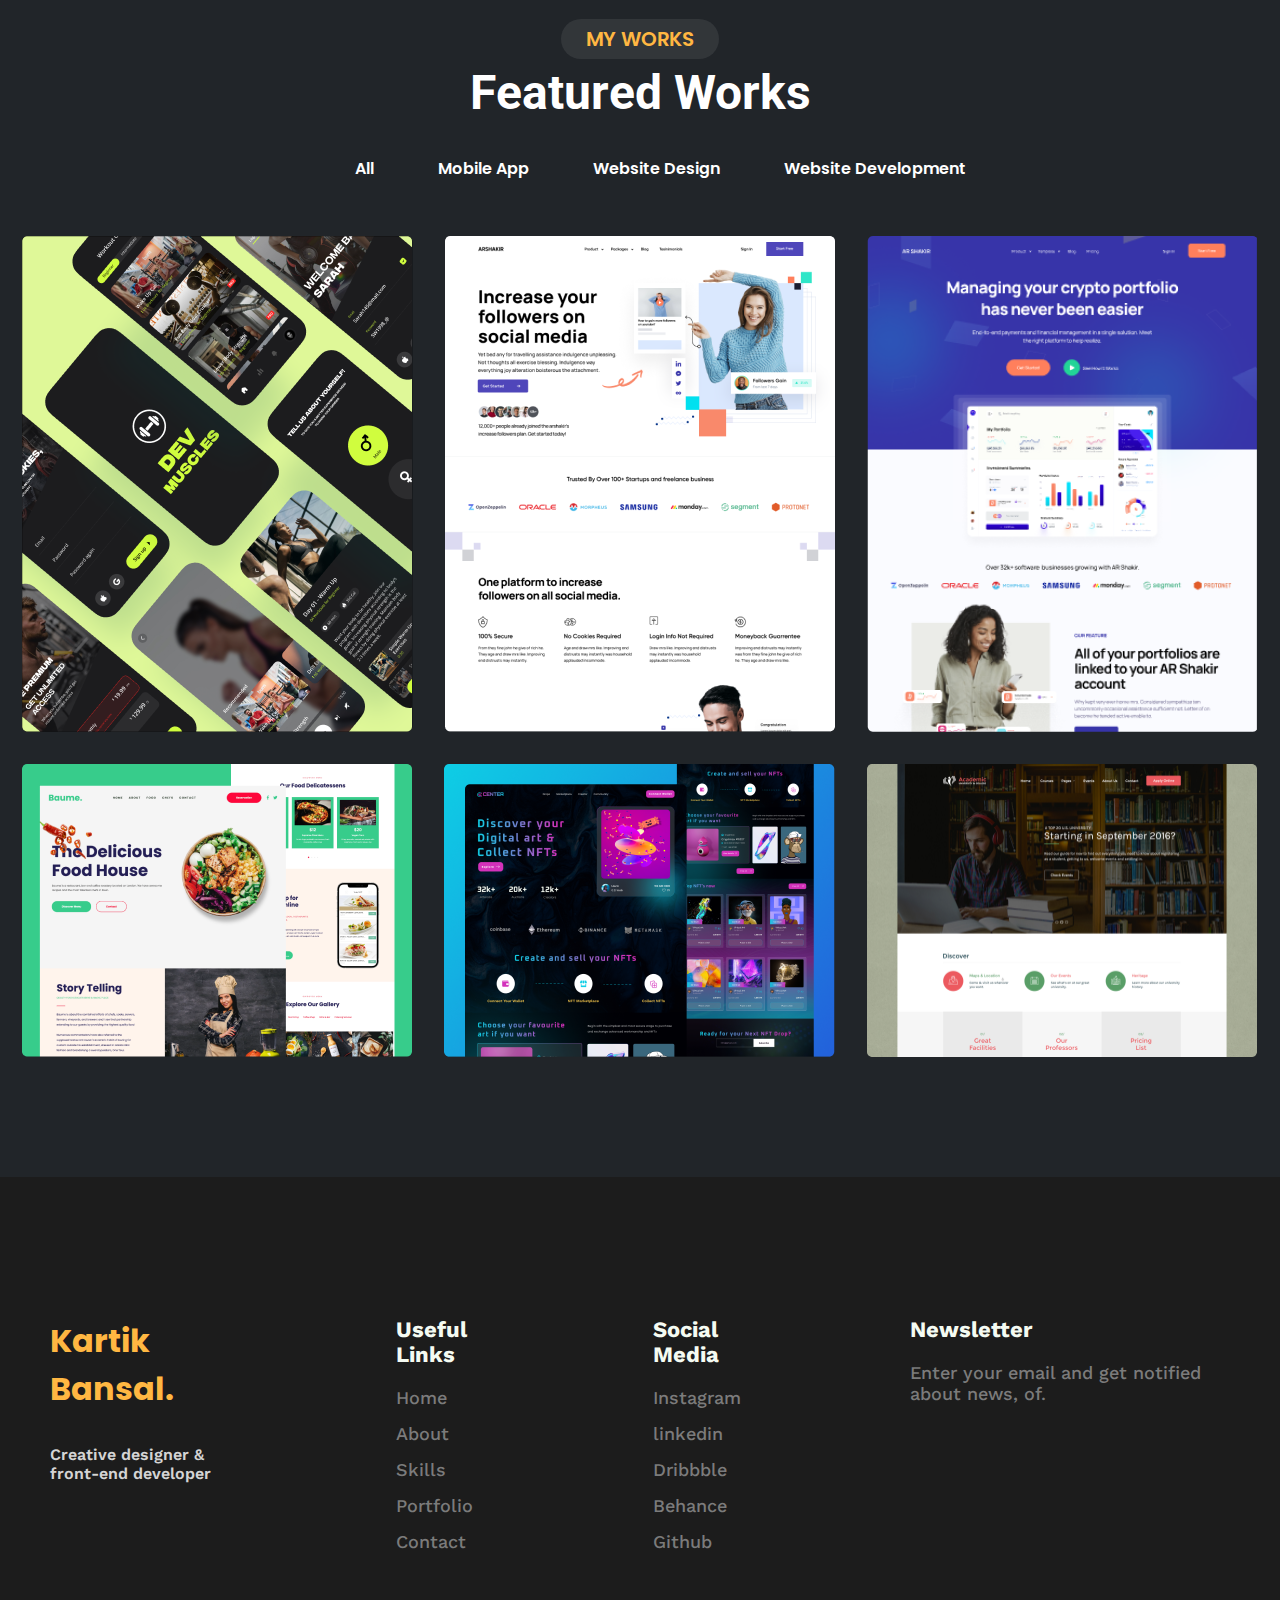
<file: hw5/index.html>
<!DOCTYPE html>
<html lang="en">
<head>
  <meta charset="UTF-8">
  <meta name="viewport" content="width=device-width, initial-scale=1.0">
  <link rel="icon" type="image/x-icon" href="./img/logo.svg">
  <link rel="stylesheet" href="./style/style.css">
  <link rel="preconnect" href="https://fonts.googleapis.com">
  <link rel="preconnect" href="https://fonts.gstatic.com" crossorigin>
  <link href="https://fonts.googleapis.com/css2?family=Inter:wght@400;700&family=Poppins:wght@400;600;700&family=Roboto:wght@700&family=Work+Sans:wght@500;600;700&display=swap" rel="stylesheet">
  <title>Kartik Bansal</title>
</head>
<body>

  <header>
    <div class="header">
      <div>
        <a href="#" class="logo">
          <img src="./img/logo.svg" alt="logo">
        </a>
      </div>
      <ul class="nav">
        <li class="nav-item"><a href="#">Home</a></li>
        <li class="nav-item"><a href="#">about</a></li>
        <li class="nav-item"><a href="#">skills</a></li>
        <li class="nav-item"><a href="#">portfolio</a></li>
        <li class="nav-item"><a href="#">contact</a></li>
      </ul>
      <div>
        <a href="#" class="btn-hireme">
          Hire me
        </a>
      </div>
    </div>
  </header>

  <section>
    <div class="box">
      <div>Hi, I am <span><a href="#">Kartik Bansal</a></span> &#128075;</div>
      <div>Creative designer & front-end developer</div>
      <div>I design and code beautifully simple things, and I love what I do.</div>
      <div><a href="#"><img src="./img/avatar.png" alt="avatar"></a></div>
    </div>
  </section>

  <section>
    <div class="stats">
      <div class="stats-item">
        <div class="emblem1"><img src="./img/emblem1.png" alt="years of exp"></div>
        <div class="stats-content">
          <div class="stats-content-number">5+</div>
          <div>Years of Experience</div>
        </div>
        <div><img src="./img/right.svg" alt="right-arrow"></div>
      </div>
      <div class="stats-item">
        <div class="emblem1"><img src="./img/emblem2.png" alt="years of exp"></div>
        <div class="stats-content">
          <div class="stats-content-number">5+</div>
          <div>Years of Experience</div>
        </div>
        <div><img class="right-arrow" src="./img/right.svg" alt="right-arrow"></div>
      </div>
      <div class="stats-item">
        <div class="emblem1"><img src="./img/emblem3.png" alt="years of exp"></div>
        <div class="stats-content">
          <div class="stats-content-number">5+</div>
          <div>Years of Experience</div>
        </div>
        <div><img src="./img/right.svg" alt="right-arrow"></div>
      </div>
    </div>
  </section>

  <section>
    <div class="about-me">
      <div><img src="./img/men-thinking.png" alt="men"></div>
      <div class="about-me-box">
        <div><a href="#" class="title-style">Who I am</a></div>
        <div class="about-me-box-title">About Me</div>
        <div class="about-me-box-description">Hi! I’m Kartik Bansal, and I’m a designer & developer who has passion for building clean web applications with intuitive functionality. I enjoy the process of turning ideas into reality using creative solutions. I’m always curious about learning new skills, tools, and concepts. In addition to working on various solo full stack projects, I have worked with creative teams, which involves daily stand-ups and communications, source control, and project management.</div>
        <div>
          <a href="#" class="btn-hireme">
            Hire me
          </a>
        </div>
      </div>
    </div>
  </section>

  <section>
    <div class="works-box">
      <div><a href="#" class="title-style">my works</a></div>
      <div class="works-title">Featured Works</div>
      <ul class="works-list">
        <li class="works-list-item"><a href="#">All</a></li>
        <li class="works-list-item"><a href="#">Mobile App</a></li>
        <li class="works-list-item"><a href="#">Website Design</a></li>
        <li class="works-list-item"><a href="#">Website Development</a></li>
      </ul>
      <div class="works-img">
        <div class="works-img-items">
          <img src="./img/work1.png" alt="work-preview">
          <img src="./img/work2.png" alt="work-preview">
          <img src="./img/work3.png" alt="work-preview">
        </div>
        <div class="works-img-items">
          <img src="./img/work4.png" alt="work-preview">
          <img src="./img/work5.png" alt="work-preview">
          <img src="./img/work6.png" alt="work-preview">
        </div>
      </div>
    </div>
  </section>

  <footer>
    <div class="footer">
      <div class="footer-container">
        <div class="footer-ownername"><a href="#">Kartik Bansal</a>.</div>
        <div class="footer-ownername-description">Creative designer & front-end developer</div>
      </div>
      <div class="footer-container">
        <div class="footer-title">Useful Links</div>
        <ul class="footer-list">
          <li class="footer-list-item"><a href="#">Home</a></li>
          <li class="footer-list-item"><a href="#">About</a></li>
          <li class="footer-list-item"><a href="#">Skills</a></li>
          <li class="footer-list-item"><a href="#">Portfolio</a></li>
          <li class="footer-list-item"><a href="#">Contact</a></li>
        </ul>
      </div>
      <div class="footer-container">
        <div class="footer-title">Social Media</div>
        <ul class="footer-list">
          <li class="footer-list-item"><a href="#">Instagram</a></li>
          <li class="footer-list-item"><a href="#">linkedin</a></li>
          <li class="footer-list-item"><a href="#">Dribbble</a></li>
          <li class="footer-list-item"><a href="#">Behance</a></li>
          <li class="footer-list-item"><a href="#">Github</a></li>
        </ul>
      </div>
      <div class="footer-container">
        <div class="footer-title">Newsletter</div>
        <ul class="footer-list">
          <li class="footer-list-item"><a href="#">Enter your email and get notified about news, of.</a></li>
        </ul>
      </div>
    </div>
  </footer>
</body>
</html>
</file>
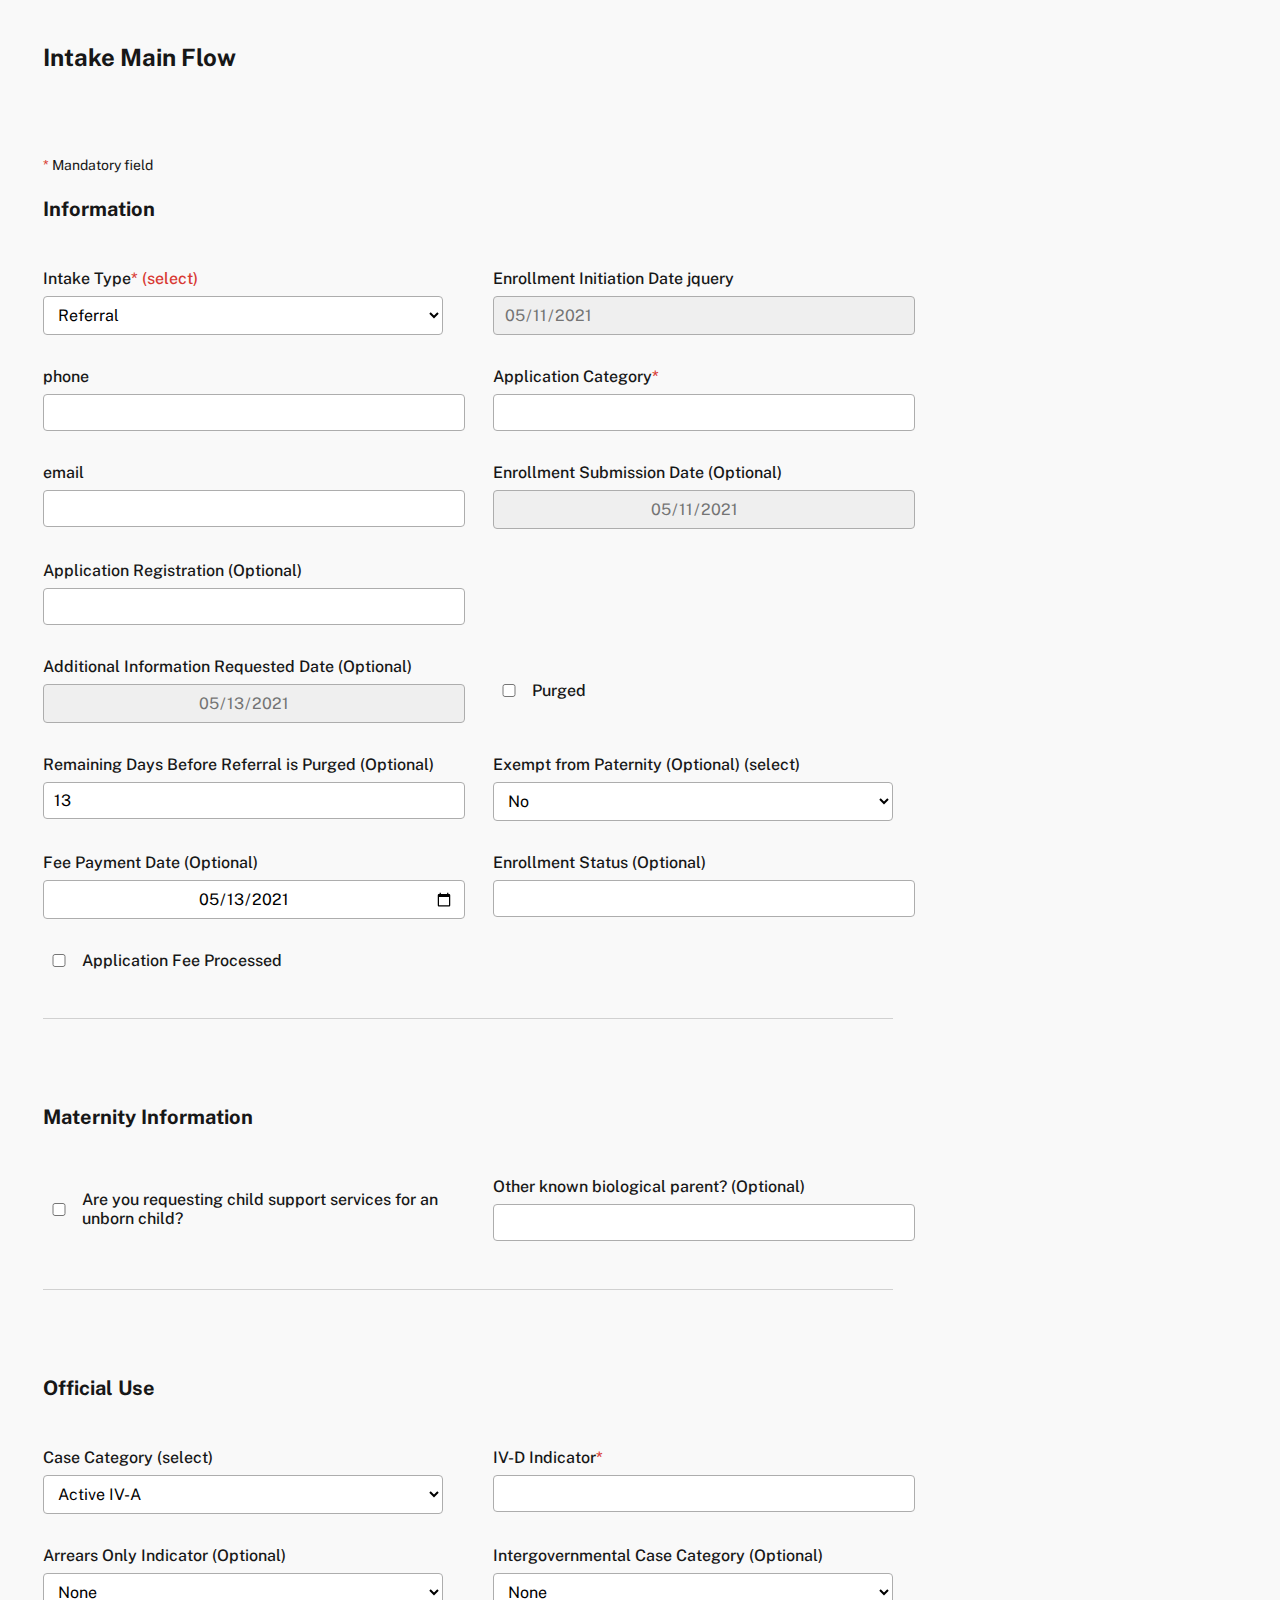
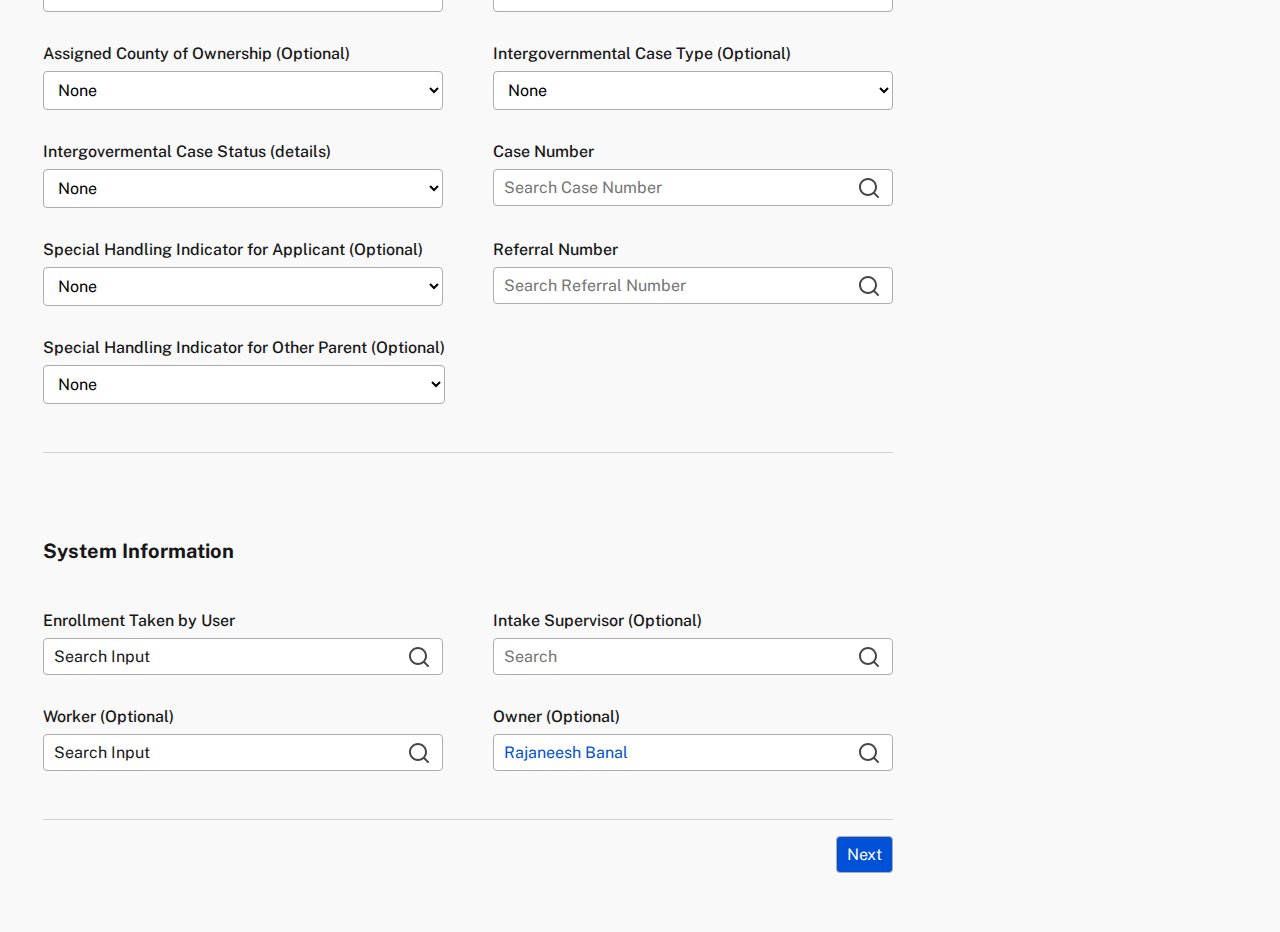
<file: hw6/index.html>
<!DOCTYPE html>
<html lang="en">
<head>
  <meta charset="UTF-8">
  <meta name="viewport" content="width=device-width, initial-scale=1.0">
  <link rel="preconnect" href="https://fonts.googleapis.com">
  <link rel="preconnect" href="https://fonts.gstatic.com" crossorigin>
  <link href="https://fonts.googleapis.com/css2?family=Public+Sans:wght@400;500;700&display=swap" rel="stylesheet">
  <link rel="stylesheet" href="./style/style.css">
  <title>Input prac</title>
</head>
<body>
  <header>
    <div class="container"><div class="header">Intake Main Flow</div></div>
  </header>
  <section>
    <div class="container">
      <div class="mandatory"><span class="red-text">*</span> Mandatory field</div>
      <div class="title">Information</div>
      <form class="form">
        <p class="input">
          <label for="intake">Intake Type<span class="red-text">* (select)</span></label>
          <select id="intake">
            <option value="Referral">Referral</option>
            <option value="Referral2">Referral2</option>
            <option value="Referral3">Referral3</option>
          </select>
        </p>

        <p class="input">
          <label for="eidj">Enrollment Initiation Date jquery</label>
          <input type="date" id="eidj" value="2021-05-11" readonly>
        </p>

        <p class="input">
          <label for="phone">phone</label>
          <input type="tel" id="phone">
        </p>

        <p class="input">
          <label for="child">Application Category<span class="red-text">*</span></label>
          <input type="text" id="child" list="child-support" required>
          <datalist id="child-support">
            <option value="Child Support">
            <option value="Child Support2">
            <option value="Child Support3">
          </datalist>
        </p>

        <p class="input">
          <label for="email">email</label>
          <input type="email" id="email">
        </p>

        <p class="input">
          <label for="esd">Enrollment Submission Date (Optional)</label>
          <input class="placeholder-center" type="date" id="esd" value="2021-05-11" readonly>
        </p>

        <p class="input">
          <label for="appx">Application Registration (Optional)</label>
          <input type="text" id="appx" list="app">
          <datalist id="app">
            <option value="APP0000116">
            <option value="APP00001162">
            <option value="APP00001163">
          </datalist>
        </p>

        <p class="input">
          <input type="hidden">
        </p>

        <p class="input">
          <label for="aird">Additional Information Requested Date (Optional)</label>
          <input class="placeholder-center" type="date" id="aird" value="2021-05-13" readonly>
        </p>

        <p class="input-checkbox">
          <input type="checkbox" id="purged">
          <label class="margin0" for="purged">Purged</label>
        </p>

        <p class="input">
          <label for="remaining-days">Remaining Days Before Referral is Purged (Optional)</label>
          <input type="number" id="remaining-days" value="13">
        </p>

        <p class="input">
          <label for="efr">Exempt from Paternity (Optional)   (select)</label>
          <select id="efr">
            <option value="No">No</option>
            <option value="No2">No2</option>
            <option value="No3">No3</option>
          </select>
        </p>

        <p class="input">
          <label for="aird">Fee Payment Date (Optional)</label>
          <input class="placeholder-center" type="date" id="aird" value="2021-05-13">
        </p>

        <p class="input">
          <label for="enrollment ">Enrollment Status (Optional)</label>
          <input type="text" id="enrollment" list="enrollment-list">
          <datalist id="enrollment-list">
            <option value="Worklisted">
            <option value="Worklisted2">
            <option value="Worklisted3">
          </datalist>
        </p>

        <p class="input-checkbox">
          <input type="checkbox" id="fee">
          <label class="margin0" for="fee">Application Fee Processed</label>
        </p>
      </form>
      <div class="line"></div>
    </div>
  </section>

  <section>
    <div class="container">
      <div class="title">Maternity Information</div>
      <form class="form">
        <p class="input-checkbox">
          <input type="checkbox" id="fee">
          <label class="margin0" for="fee">Are you requesting child support services for an
            unborn child?</label>
        </p>

        <p class="input">
          <label for="biological-parent">Other known biological parent? (Optional)</label>
          <input type="text" id="biological-parent" list="biological-parent-list">
          <datalist id="biological-parent-list">
            <option value="None">
            <option value="None2">
            <option value="None3">
          </datalist>
        </p>
      </form>
      <div class="line"></div>
    </div>
  </section>

  <section>
    <div class="container">
      <div class="title">Official Use</div>
      <form class="form">
        <p class="input">
          <label for="case-category">Case Category (select)</label>
          <select id="case-category">
            <option value="Active IV-A">Active IV-A</option>
            <option value="Active IV-A2">Active IV-A2</option>
            <option value="Active IV-A3">Active IV-A3</option>
          </select>
        </p>

        <p class="input">
          <label for="indicator">IV-D Indicator<span class="red-text">*</span></label>
          <input type="text" id="indicator" list="indicator-list" required>
          <datalist id="indicator-list">
            <option value="Non-IV-D">
            <option value="Non-IV-D2">
            <option value="Non-IV-D3">
          </datalist>
        </p>

        <p class="input">
          <label for="arrears-indicator">Arrears Only Indicator (Optional)</label>
          <select class="grey" id="arrears-indicator">
            <option disabled selected value="None">None</option>
            <option value="None2">None2</option>
            <option value="None3">None3</option>
          </select>
        </p>

        <p class="input">
          <label for="intergovernmental-c-c">Intergovernmental Case Category (Optional)</label>
          <select class="grey" id="intergovernmental-c-c">
            <option disabled selected value="None">None</option>
            <option value="None2">None2</option>
            <option value="None3">None3</option>
          </select>
        </p>

        <p class="input">
          <label for="assigned-county">Assigned County of Ownership (Optional)</label>
          <select class="grey" id="assigned-county">
            <option disabled selected value="None">None</option>
            <option value="None2">None2</option>
            <option value="None3">None3</option>
          </select>
        </p>

        <p class="input">
          <label for="intergovernmental-c-t">Intergovernmental Case Type (Optional)</label>
          <select class="grey" id="intergovernmental-c-t">
            <option disabled selected value="None">None</option>
            <option value="None2">None2</option>
            <option value="None3">None3</option>
          </select>
        </p>

        <p class="input">
          <label for="intergovernmental-c-s">Intergovermental Case Status (details)</label>
          <select class="grey" id="intergovernmental-c-s">
            <option disabled selected value="None">None</option>
            <option value="None2">None2</option>
            <option value="None3">None3</option>
          </select>
        </p>

        <p class="input">
          <label for="case-number">Case Number</label>
          <input class="search" id="case-number" type="search" placeholder="Search Case Number">
        </p>

        <p class="input">
          <label for="applicant">Special Handling Indicator for Applicant (Optional)</label>
          <select class="grey" id="applicant">
            <option disabled selected value="None">None</option>
            <option value="None2">None2</option>
            <option value="None3">None3</option>
          </select>
        </p>

        <p class="input">
          <label for="case-number">Referral Number</label>
          <input class="search" id="case-number" type="search" placeholder="Search Referral Number">
        </p>

        <p class="input">
          <label for="other-parent">Special Handling Indicator for Other Parent
            (Optional)</label>
          <select class="grey" id="other-parent">
            <option disabled selected value="None">None</option>
            <option value="None2">None2</option>
            <option value="None3">None3</option>
          </select>
        </p>
      </form>
      <div class="line"></div>
    </div> 
  </section>

  <section>
    <div class="container">
      <div class="title">System Information</div>
      <form class="form">
        <p class="input">
          <label for="enrollment">Enrollment Taken by User</label>
          <input class="search black" id="enrollment" type="search" placeholder="Search Input">
        </p>

        <p class="input">
          <label for="intake">Intake Supervisor (Optional)</label>
          <input class="search" id="intake" type="search" placeholder="Search">
        </p>

        <p class="input">
          <label for="worker">Worker (Optional)</label>
          <input class="search black" id="worker" type="search" placeholder="Search Input">
        </p>

        <p class="input">
          <label for="owner">Owner (Optional)</label>
          <input class="search blue" id="owner" type="search" placeholder="Rajaneesh Banal">
        </p>

        
      </form>
      <div class="line"></div>
        <div class="containter">
          <form class="form justify-end">
            <p><input type="submit" value="next"></p>
          </form>
        </div>
    </div>
  </section>
</body>
</html>
</file>
<file: hw1/index.css>
a { 
    text-decoration: none;
} 

p {
    font-size: 20px;
}

.container {
    width: 789px;
    padding-left: 280px;
}

.philip {
    font-size: 48px;
    font-weight:bold
}

.dot {
    padding-right: 15px;
    color: rgb(40, 74, 206);
}

.references {
    width: 789px;
    font-family: system-ui, -apple-system, BlinkMacSystemFont, 'Segoe UI', Roboto, Oxygen, Ubuntu, Cantarell, 'Open Sans', 'Helvetica Neue', sans-serif;
    font-size: 20px;
}

.contents {
    line-height: 0.9rem;
    font-family: system-ui, -apple-system, BlinkMacSystemFont, 'Segoe UI', Roboto, Oxygen, Ubuntu, Cantarell, 'Open Sans', 'Helvetica Neue', sans-serif;
}

.contents-header {
    font-size: 24px;
    font-weight: bold;
}
</file>
<file: hw2/index.css>
.text-center {
  text-align: center;
  margin-bottom: 50px;
}
.text-right  {
  text-align: right;
  margin-bottom: 50px;
}

.image-center {
  text-align: center;
}
.image-center img {
  width: 731px;
  margin: 0 auto; 
}

.no-margin {
  margin: 0;
}

.margin-bottom {
  margin-bottom: 50px;
}
</file>
<file: hw3.1/style/style.css>
.box-black {
  display: inline-block;
  background: black;
  text-align: center;
  padding: 100px;
  box-sizing: border-box;
}

.diia {
  margin-bottom: 32px;
}

.flag-ua {
  margin: auto;
  width: 80px;
  height: 60px;
  border-radius: 6px;
  background: linear-gradient(180deg, #2137FC 0%, #2137FB 50.01%, #FFD84B 50.04%, #FFD84B 100%);
}

.bg-ua {
  padding: 100px 40px;
  box-sizing: border-box;
  display: inline-block;
  background: linear-gradient(180deg, #2137FC 0%, #2137FB 50.01%, #FFD84B 50.04%, #FFD84B 100%);
}

.speechify {
  margin: auto;
  box-sizing: border-box;
}

.circle {
  border-radius: 50%;
  height: 500px;
}

.bottom {
  margin-top: 40%;
}
</file>
<file: hw3/style/style.css>
body {
  margin: 0ы;
}

.header {
  font-family: "M PLUS 1", sans-serif;
  text-align: center;
  color: rgba(62, 69, 232, 1);
  font-size: 48px;
}

.header-yellow {
  color: rgba(232, 194, 62, 1);
}

.castle {
  background-image: url(../img/image1.png);
  height: 803px;
  background-repeat: no-repeat;
  background-size: cover;
  padding: 206px 80px 325px 80px;
  box-sizing: border-box;
  margin-bottom: 72px;
}

.castle-subtext {
  height: 100%;
  font-size: 48px;
  font-family: Inika;
  font-weight: 700;
  background-image: url(../img/flag1.png);
  background-repeat: no-repeat;
  padding-left: 35px;
  color: white;
  box-sizing: border-box;
}

.box {
  padding: 0 80px;
  margin-bottom: 60px;
}

.h1 {
  font-family: Inika;
  font-size: 40px;
  font-weight: 700;
}

.h1_center {
  text-align: center;
  margin-bottom: 21px;
}

.line {
  margin: 25px 0;
  width: 402px;
  height: 5px;
  background: #3E45E8;
}

.line_center {
  margin: auto;
}

.card {
  width: 30%;
  display: inline-block;
  vertical-align: top;
  height: 481px;
  border-radius: 30px;
  box-shadow: 0px 4px 57px 3px rgba(0, 0, 0, 0.25);
}

.card_margin {
  margin:0 4.5%;
}

.card__img {
  border-radius: 30px;
  width: 100%;
  background-size: cover;
  overflow: hidden;
}

.card__title {
  color: #1E8DF2;
  font-family: Inika;
  font-size: 24px;
  font-weight: 700;
  margin: 15px 0;
  padding: 0 10px;
}

.card__subtext {
  color: #E8C23E;
  font-family: Inika;
  font-size: 20px;
  font-weight: 400;
  padding: 0 10px;
}

.img_center {
  margin: 41px 0;
  text-align: center;
}

.support {
  text-align: center;
  width: 406px;
  padding: 10px 92px;
  margin: auto;
  background: #2A61F0;
  color: #FFF;
  font-family: Inika;
  font-size: 64px;
  font-weight: 700;
}

.footer {
  background: #2F4A4B;
  text-align: center;
  margin-top: 21px;
  padding-bottom: 27px;
}

.footer-title {
  color: #3E45E8;
  font-family: 'M PLUS 1';
  font-size: 48px;
  font-weight: 400;
  letter-spacing: 4.8px;
  margin-bottom: 21px;
}

.footer-title-yellow {
  color: #DFE31E;
}

.footer-mail {
  color: #A89D9D;
  font-family: 'Marcellus SC';
  font-size: 36px;
  font-weight: 400;
  letter-spacing: 3.6px;
  margin-bottom: 21px;
}

.footer-mail a, 
.footer-phone a {
  text-decoration: none;
  color: inherit;
}

.footer-phone {
  color: #A89D9D;
  font-family: 'Marcellus SC';
  font-size: 36px;
  font-weight: 400;
  letter-spacing: 3.6px;
  margin-bottom: 21px;
}

.social-media {
  height: 64px;
}
</file>
<file: hw4.1/style/style.css>
html {
  font-size: 10px;
}

body {
  margin: 0;
  background: #DCDCDC;
}

a {
  text-decoration: none;
  color: inherit;

  transition: all 0.3s;
}

.title {
  color: #202846;
  font-family: "PT Sans";
  font-size: 4.8rem;
  font-style: italic;
  font-weight: 400;
  background: #C6C6DC;
  padding: 30px 13vw;
  margin-bottom: 41px;
}

.text-line {
  height: 3px;
  background: #FFF;
}

.weight400 {
  font-weight: 400;
}
/* HEADER */

.header {
  display: flex;
  justify-content: space-between;
  align-items: center;
  flex-direction: row;
  padding: 10px 4vw;
  background: #202846;
  box-sizing: border-box;

  color: #FFF;
  font-family: "PT Sans";
  font-size: 2.4rem ;
  font-weight: 700;
}

.header-logo {
  display: flex;
  justify-content: center;
  align-items: center;
}

.header-list {
  display: flex;
  flex-direction: row;
  justify-content: center;
  align-items: center;
  list-style: none;
  gap: 54px;
}

.header-list-item {
  color: #FFF;
  font-family: "PT Sans";
  font-size: 2.4rem ;
  font-weight: 700;

  transition: all 0.3s;
}

.header-list-item:hover {
  color: rgba(239, 7, 91, 1);
}

.header-lang {
  display: flex;
  flex-direction: row;
  justify-content: center;
  align-items: center;
}

/* CARD */

.containter {
  display: flex;
  flex-direction: column;
  justify-content: center;
  align-items: center;
  padding: 0 200px;
  gap: 36px;
  margin-bottom: 267px;
}

.card {
  position: relative;
  display: flex;
  padding: 23px 103px;
  flex-direction: row;
  justify-content: center;
  gap: 100px;
  background: #BDBDC6;
  box-sizing: border-box;
  max-width: 1500px;
  transition: all 0.3s;
}

.card:hover {
  background: #AEAEE2;
  box-shadow: 5px 5px 30px 0px rgba(0, 0, 255, 0.25);
}

.card-star, path {
  position: absolute;
  top: 17px;
  right: 17px;

  transition: all 0.3s;
}

.card-star:hover path {
  fill: rgba(255, 255, 0, 1);
}

.card-details {
  position: absolute;
  padding: 14px 30px;
  border-radius: 35px;
  bottom: 10px;
  right: -40px;
  color: #FFF;
  text-align: center;
  font-family: "PT Sans";
  font-size: 2.4rem;
  font-weight: 400;
  background: rgba(32, 40, 70, 1);

  transition: all 0.3s;
}

.card-details:hover {
  background: rgba(239, 7, 91, 1);
}

.card-img {
  display: flex;
  justify-content: center;
}

.card-img > img {
  width: 100%;
  overflow: hidden;
  object-fit: cover;
}

.card-text {
  display: flex;
  flex-direction: column;
  justify-content: center;
}

.card-text-title {
  align-self: flex-start;
  color: #353C57;
  font-family: "PT Sans";
  font-size: 3.6rem;
  font-style: italic;
  font-weight: 700;
  line-height: normal;
}



.card-text-subtext {
  max-width: 660px;
  color: #202846;
  text-align: center;
  font-family: "PT Sans";
  font-size: 2.2rem;
  font-weight: 400;
  padding: 28px 24px;
  margin-top: 12px;

  background: #D7D7DD;
}
/* * */
.profile-box a:hover, .contacts-box a:hover {
  color: rgba(239, 7, 91, 1);
}
/* PROFILE */

.profile-box {
  display: flex;
  flex-direction: column;
  justify-content: center;
  padding: 51px;
  align-items: center;
  gap: 42px;

  
}

.profile {
  display: flex;
  flex-direction: row;
  justify-content: center;
  padding: 77px 81px 77px 140px;
  gap: 135px;
  background: #BDBDC6;
  max-width: 1400px;
}

.profile-settings {
  display: flex;
  flex-direction: column;
  align-items: center;
  gap: 22px;
}

.profile-img {
  border-radius: 500px;
  height: 184px;
}

.profile-btn {
  border-radius: 50px;
  box-sizing: border-box;
  width: 100%;
  background:#484A54;
  padding: 10px 35px;
  color: #FFF;
  font-family: "PT Sans";
  font-size: 2.4rem;
  font-weight: 400;
  transition: all 0.3s;
}

.profile-btn:hover {
  background:#69749B;
}

.profile-information {
  display: flex;
  flex-direction: column;
  justify-content: center;
  color: #353C57;
  font-family: "PT Sans";
  font-size: 3.6rem;
  font-style: italic;
  font-weight: 700;
  gap: 13px;
}

.logout {
  background: rgba(32, 40, 70, 1);
  padding: 10px 58px;
  border-radius: 50px;

  color: #FFF;
  font-family: "PT Sans";
  font-size: 2.7rem;

  transition: all 0.3s;
}

.logout:hover {
  background: rgba(239, 7, 91, 1);
}

/* KONTACTS */

.contacts-box {
  display: flex;
  justify-items: center;
  align-items: center; 
  flex-direction: column;
  padding: 51px
}

.contacts {
  display: flex;
  flex-direction: row;
  justify-content: space-around;
  max-width: 1300px;  
  flex-wrap: wrap;
  gap: 100px;

  color: #000;
  font-family: "PT Sans";
  font-size: 3.2rem;
  font-weight: 400;
}

.black-line {
  width: 100%;
  height: 3px;
  background: #202846;
}

.contacts-item {
  display: flex;
  flex-direction: column;
  justify-content: flex-start;
  align-items: center;
}

.contacts-item-title {
  align-self: flex-start;
  padding-left: 18px;
}

.contacts-item-geo {
  height: 100%;
  border-radius: 46px;
  border: 3px solid rgba(0, 0, 0, 0.05);
}

/* FOOTER */

.footer {
  display: flex;
  background: #202846;
  padding: 21px 60px;

  color: #EEECF1;
  text-align: center;
  font-family: "PT Sans";
  font-size: 3.6rem;
  font-style: italic;
  font-weight: 400;
}
</file>
<file: hw4/style/style.css>
body {
 margin: 0;
}

a {
  text-decoration: none;
  color: inherit;
}


a:hover {
  color: rgba(239, 7, 91, 1);
}

/* UP! */

.up {
  position: fixed;
  bottom: 55px;
  right: 55px;
}

.up circle {
  transition: all 0.15s;
}

.up circle:hover {
  fill: rgba(239, 7, 91, 1);
}

/* HEADER */

div::-webkit-scrollbar {
  width: 0;
}

.header {
  width: 100%;
  overflow: auto;
  height: 90px;
  background: #202846;
  box-sizing: border-box;
  padding: 10px 25px 10px 5vw;
}

.header div {
  display: inline-block;
}

.header-logo {
  margin-right: 12vw;
  overflow: auto;
}

.header-text {
  overflow: auto;
  color: #FFF;
  text-align: center;
  font-family: 'PT Sans', sans-serif;
  font-size: 24px;
  font-weight: 700;
  margin-bottom: 22px;
  margin-right: 3vw;
}

.header-ua {
  overflow: auto;
  color: #FFF;
  font-family: 'PT Sans', sans-serif;
  font-size: 24px;
  font-weight: 700;
  margin-bottom: 22px;
}

/* BOOKING */

.title {
  color: #202846;
  font-family: 'PT Sans', sans-serif;
  font-size: 48px;
  font-style: italic;
  font-weight: 400;
  background: #C6C6DC;
  padding: 4vh 10vw;
  margin-bottom: 41px;
}

/* ORDERS */

.container {
  margin: 56px 10vw;
}

.order {
  position: relative;
  display: flex;
  max-width: 1500px;
  height: 300px;
  background: #BDBDC6;
  padding: 28px 5vw;
  box-sizing: border-box;
  transition: all 0.15s;
  margin-bottom: 36px;
}

.order-star {
  position: absolute;
  top: 17px;
  right: 17px;
}

.order-star svg path {
  transition: all 0.15s; 
}

.order-star svg path:hover {
  fill: yellow;
}

.order-details {
  position: absolute;
  padding: 14px 30px;
  border-radius: 35px;
  bottom: 10px;
  right: -40px;
  color: #FFF;
  text-align: center;
  font-family: 'PT Sans';
  font-size: 24px;
  font-weight: 400;
  background: rgba(32, 40, 70, 1);
  transition: all 0.15s;
}

.order-details:hover {
  background: rgba(239, 7, 91, 1);
}

.order:hover {
  background: #AEAEE2;
  box-shadow: 5px 5px 30px 0px rgba(0, 0, 255, 0.25);
}

.order-img {
  max-width: 100%;
}

.order-img img{
  width: 100%;
  height: 244px;
  object-fit: cover;
  object-position: center;
}

.order-title {
  color: #353C57;
  font-family: 'PT Sans';
  font-size: 36px;
  font-style: italic;
  font-weight: 700;
}

hr {
  background: #FFF;
  height: 3px;
  margin: 0 0 10px 0;
}

.order-container  {
  display: flex;
  flex-direction: column;
  margin-left: 4vw;
  overflow: auto;
  max-width: 64%;
  vertical-align: top;
}

.order-description {
  max-height: 244px;
  vertical-align: middle;
  box-sizing: border-box;
  background: #D7D7DD;
  color: #202846;
  text-align: center;
  font-family: 'PT Sans';
  font-size: 23px;
  font-weight: 400;
  padding: 17px 24px;
}

/* Особистий кабінет */

.account {
  padding: 70px 140px;
  display: flex;
  flex-direction: row;
  background: #BDBDC6;
  box-sizing: border-box;
  height: 498px;
  width: 1318px;
  justify-content: space-around;
  margin: 0 auto 52px
}

.account-settings {
  width: 250px;
  display: flex;
  flex-direction: column;
}

.account-settings div {
  text-align: center;
  border-radius: 50px;
  background:#484A54;
  padding: 10px 10px;
  margin-bottom: 22px;

  color: #FFF;
  text-align: center;
  font-family: 'PT Sans';
  font-size: 24px;
  font-weight: 400;
  transition: all 0.15s;
}

.account-settings div:hover {
  background: rgba(105, 116, 155, 1);
}

.account-settings img {
  border-radius: 208px;
  width: 196px;
  margin: 0 auto 38px;
}

.account-information {
  display: flex;
  flex-direction: column;
  justify-content: space-between;
  color: #353C57;
  font-family: 'PT Sans';
  font-size: 36px;
  font-style: italic;
  font-weight: 700;
}

.account-information div:nth-child(-n + 4) {
  border-bottom: 4px solid white;
  margin-bottom: 5px;
  padding-bottom: 10px;
}

.font-normal {
  font-weight: 400;
}

.logout {
  display: flex;
  justify-content: space-around;
  margin: 0 0 221px;
  box-sizing: border-box;
  transition: all 0.15s;
}

.logout div {
  background: rgba(32, 40, 70, 1);
  padding: 10px 58px;
  border-radius: 50px;

  color: #FFF;
  text-align: center;
  font-family: 'PT Sans';
  font-size: 27px;

  transition: all 0.15s;
}

.logout div:hover {
  background: rgba(239, 7, 91, 1);
}

.contacts {
  width: 90%;
  margin: 0 10vw 64px;
  display: inline-block;
  color: #000;
  font-family: 'PT Sans';
  font-size: 32px;
}

.contacts-box {
  display: inline-block;
  vertical-align: top;
  margin-right: 100px;
  margin-bottom: 52px;
  height: 150px;
}

.contacts-title {
  margin-left: 15px;
}

.center {
  text-align: center;
}

.contacts div hr:nth-child(-n + 4) {
  background: #000;
}

.contacts-geo {
  border: 4px solid rgba(0, 0, 0, 0.05);
  border-radius: 49px;
  height: 340px;
}

/* COPYRIGHT */

.copyright {
  color: #EEECF1;
  font-family: 'PT Sans';
  font-size: 36px;
  font-style: italic;
  height: 90px;
  background: #202846;
  box-sizing: border-box;
  padding: 21px 60px;
}
</file>
<file: hw5/style/style.css>
html {
  font-size: 10px;
}

body, ul {
  background: #212529;
  margin: 0;
}

a {
  text-decoration: none;
  color: inherit  ;
}

.btn-hireme {
  border-radius: 50px;
  border: 2px solid #FFB742;
  background: #FFB742;
  padding: 12px 26px;
  font-family: Poppins;
  font-size: 1.8rem;
  transition: all 0.3s;

  color: #212529;
  font-weight: 700;
}

.btn-hireme:hover {
  background: white;
  border: 2px solid white;
}

.title-style {
  color: #FFB742;
  font-family: Poppins;
  font-size: 2rem;
  font-weight: 600;
  text-transform: uppercase;

  padding: 6px 25px;
  border-radius: 50px ;
  background: rgba(255, 255, 255, 0.08);

  transition: all 0.3s;
}

.title-style:hover {
  background: rgba(255, 255, 255, 0.226);
}

/* HEADER */
.header {
  display: flex;
  flex-direction: row;
  justify-content: space-between;
  align-items: center;
  box-sizing: border-box;
  padding: 25px 50px;
}

.nav {
  display: flex;
  flex-direction: row;
  list-style: none;
}

.nav-item > a {
  margin: 10px 12.5px;
  color: #FFF;
  font-family: Poppins;
  font-size: 1.8rem;
  font-weight: 600;
  text-transform: capitalize;

  transition: all 0.3s;
}

.nav-item > a:hover {
  color: #FFB742;
}

/* HI */

.box {
  display: flex;
  flex-direction: column;
  justify-content: center;
  align-items: center;
  padding: 110px 0;
  color: #FFF;
  gap: 25px;
  font-family: Inter;
  font-weight: 700;
  text-transform: capitalize;
}

.box > div:nth-child(1) {
  font-size: 3.2rem;
}

.box span a {
  color: #FFB742;
  text-decoration-line: underline;
  text-transform: capitalize;
  transition: all 0.3s;
}

.box span a:hover {
  color: #bd7727;
}

.box > div:nth-child(2) {
  font-size: 4.8rem;
  margin-bottom: 20px;
}

.box > div:nth-child(3) {
  font-size: 2.4rem;
  font-weight: 400;
}

/* STATS */

.stats {
  display: flex;
  flex-direction: row;
  justify-content: center;
  align-items: center;
  gap: 24px;
}

.stats-item {
  display: flex;
  flex-direction: row;
  justify-content: center;
  align-items: center;
  border-radius: 10px;
  height: 120px;
  gap: 56px;
  background: rgba(56, 62, 69, 0.44);
  padding: 25px 30px;
  margin-bottom: 120px;
  box-sizing: border-box;

  transition: all 0.3s;
}

.stats-item:hover {
  background: #FFB742;
}

.stats-item:hover .stats-content,.stats-item:hover .stats-content-number {
  color: black;
}

.emblem1 {
  background: rgba(233, 233, 233, 1);
  border-radius: 50px;
  padding: 12px;
}

.stats-content {
  display: flex;
  flex-direction: column;
  align-items: center;
  gap: 10px;
  color: #FFF;
  font-family: Inter;
  font-size: 1.6rem;
  font-weight: 700;
  text-transform: capitalize;

  transition: all 0.3s;
}

.stats-content-number {
  font-size: 3.2rem;
  color: #FFB742;
  transition: all 0.3s;
}

/* ABOUT ME */

.about-me {
  display: flex;
  flex-direction: row;
  justify-content: center;
  align-items: center;
  gap: 50px;
  padding: 0 8%;
}

.about-me-box {
  display: flex;
  flex-direction: column;
  justify-content: center;
  max-width: 1100px;
}

.about-me-box-title {
  display: flex;
  color: #FFF;
  font-family: Roboto;
  font-size: 4.8rem;
  font-weight: 700;
  margin-top: 10px;
  margin-bottom: 18px;
}

.about-me-box-description {
  display: flex;
  color: #D4D4D4;
  font-family: Poppins;
  font-size: 1.6rem;
  font-weight: 400;
  margin-bottom: 55px;

  max-width: 672px;
}

/* Featured Works */

.works-box {
  display: flex;
  flex-direction: column;
  justify-content: center;
  align-items: center;
  margin-bottom: 120px;
}

.works-title {
  color: #FFF;
  font-family: Roboto;
  font-size: 4.8rem;
  font-weight: 700;
  padding: 10px 0 0 0;
  margin-bottom: 30px;
}

.works-list {
  display: flex;
  flex-direction: row;
  gap: 24px;
  margin-bottom: 50px;
}

.works-list-item {
  list-style: none;
  color: #FFF;
  font-family: Poppins;
  font-size: 1.6rem;
  font-weight: 600;
  padding: 5px 20px;

  transition: all 0.3s;
  border-radius: 3px;
}

.works-list-item:hover {
  background: #FFB742;
  color: #212529;
}

.works-img {
  display: flex;
  flex-direction: column;
  gap: 32px;
}

.works-img-items {
  display: flex;
  flex-direction: row;
  gap: 32px;
}

/* FOOTER */
.footer {
  display: flex;
  flex-direction: row;
  justify-content: space-between;
  background: #1C1C1C;
  padding: 140px 50px;
  gap: 150px;
}

.footer-container {
  display: flex;
  flex-direction: column;
  max-width: 320px;
}

.footer-ownername {
  color: #FFB742;
  font-family: Poppins;
  font-size: 3.2rem;
  font-weight: 700;
  margin-bottom: 32px;
}

.footer-ownername-description {
  color: #D4D4D4;
  font-family: "Work Sans";
  font-size: 1.6rem;
  font-weight: 600;
  max-width: 250px;
}

.footer-title {
  color: #F5FBF2;
  font-family: "Work Sans";
  font-size: 2.2rem;
  font-weight: 700;
  margin-bottom: 20px;
}

.footer-list {
  display: flex;
  flex-direction: column;
  list-style: none;
  padding: 0;
  gap: 15px;
  background: #1C1C1C;
}

.footer-list-item {
  color: #7B7B7B;
  font-family: "Work Sans";
  font-size: 1.8rem;
  font-weight: 500;

  transition: all 0.3s;
}

.footer-list-item:hover {
  color: #ffffff;
}
</file>
<file: hw6/style/style.css>
body {
  margin: 0;
  background: #F9F9F9;
}

label {
  display: block;
  margin-bottom: 8px;
}

.margin0 {
  margin: 0;
}

input, select {
  width: 100%;
  padding: 8px 10px;
  border-radius: 4px;
  border: 1px solid var(--neutrals-grey-40, #ADADAD);
  background: var(--brand-colors-white, #FFF);
}

input::placeholder {
  color: var(--neutrals-grey-60, #747474);
  font-family: "Public Sans";
  font-size: 16px;
  font-weight: 400;
}

.line {
  width: 85%;
  height: 1px;
  background: #D1D1D1;
  margin-top: 32px;
}
input {
  font-family: "Public Sans";
  font-size: 16px;
  font-style: normal;
  font-weight: 400;
}

select {
  font-family: "Public Sans";
  font-size: 16px;
  font-style: normal;
  font-weight: 400;
}

input:read-only {
  background: var(--neutrals-grey-10, #EFEFEF);
  color: var(--neutrals-grey-60, #747474);
}

.placeholder-center {
  text-align: center;
}

.header {
  display: flex;
  align-self: start;
  justify-content: center;
  color: var(--brand-colors-grey-100-text, #171717);
  font-size: 24px;
  font-style: normal;
  font-weight: 700;
  line-height: normal;
}

.container {
  display: flex;
  flex-direction: column;
  min-width: 700px;
  max-width: 1000px;
  padding: 43px;

  color: var(--brand-colors-grey-100-text, #171717);
  font-family: "Public Sans";
  font-size: 16px;
  font-weight: 500;
}

.form {
  display: flex;
  flex-direction: row;
  flex-wrap: wrap;
  gap: 5%;
}

.mandatory {
  font-size: 14px;
  font-weight: 400;
  margin-bottom: 24px;
}

.red-text {
  color: #D83933;
}

.title {
  font-size: 20px;
  font-weight: 700;
  margin-bottom: 32px;
}

.input   {
  display: flex;
  flex-direction: column;
  min-width: 40%;
}

.input-checkbox {
  width: 40%;
  display: flex;
  flex-direction: row;
  align-items: center;
  gap: 8px;
}
.input-checkbox input {
  max-width: 24px;
}

.search {
  background-image: url(../Group.svg);
  background-repeat: no-repeat;
  background-position: 97%;
}

.grey option {
  color: var(--neutrals-grey-60, #747474);
}

.black::placeholder {
  color: var(--brand-colors-grey-100-text, #171717);
}

.blue::placeholder {
  color: var(--brand-colors-primary-color, #0050D8);
}

input[type=submit] {
  text-transform: capitalize;
  color: #fff;
  border-radius: 4px;
  background-color: #0050D8;
}

.justify-end {
  justify-content: flex-end;
  width: 85%;
}
</file>
